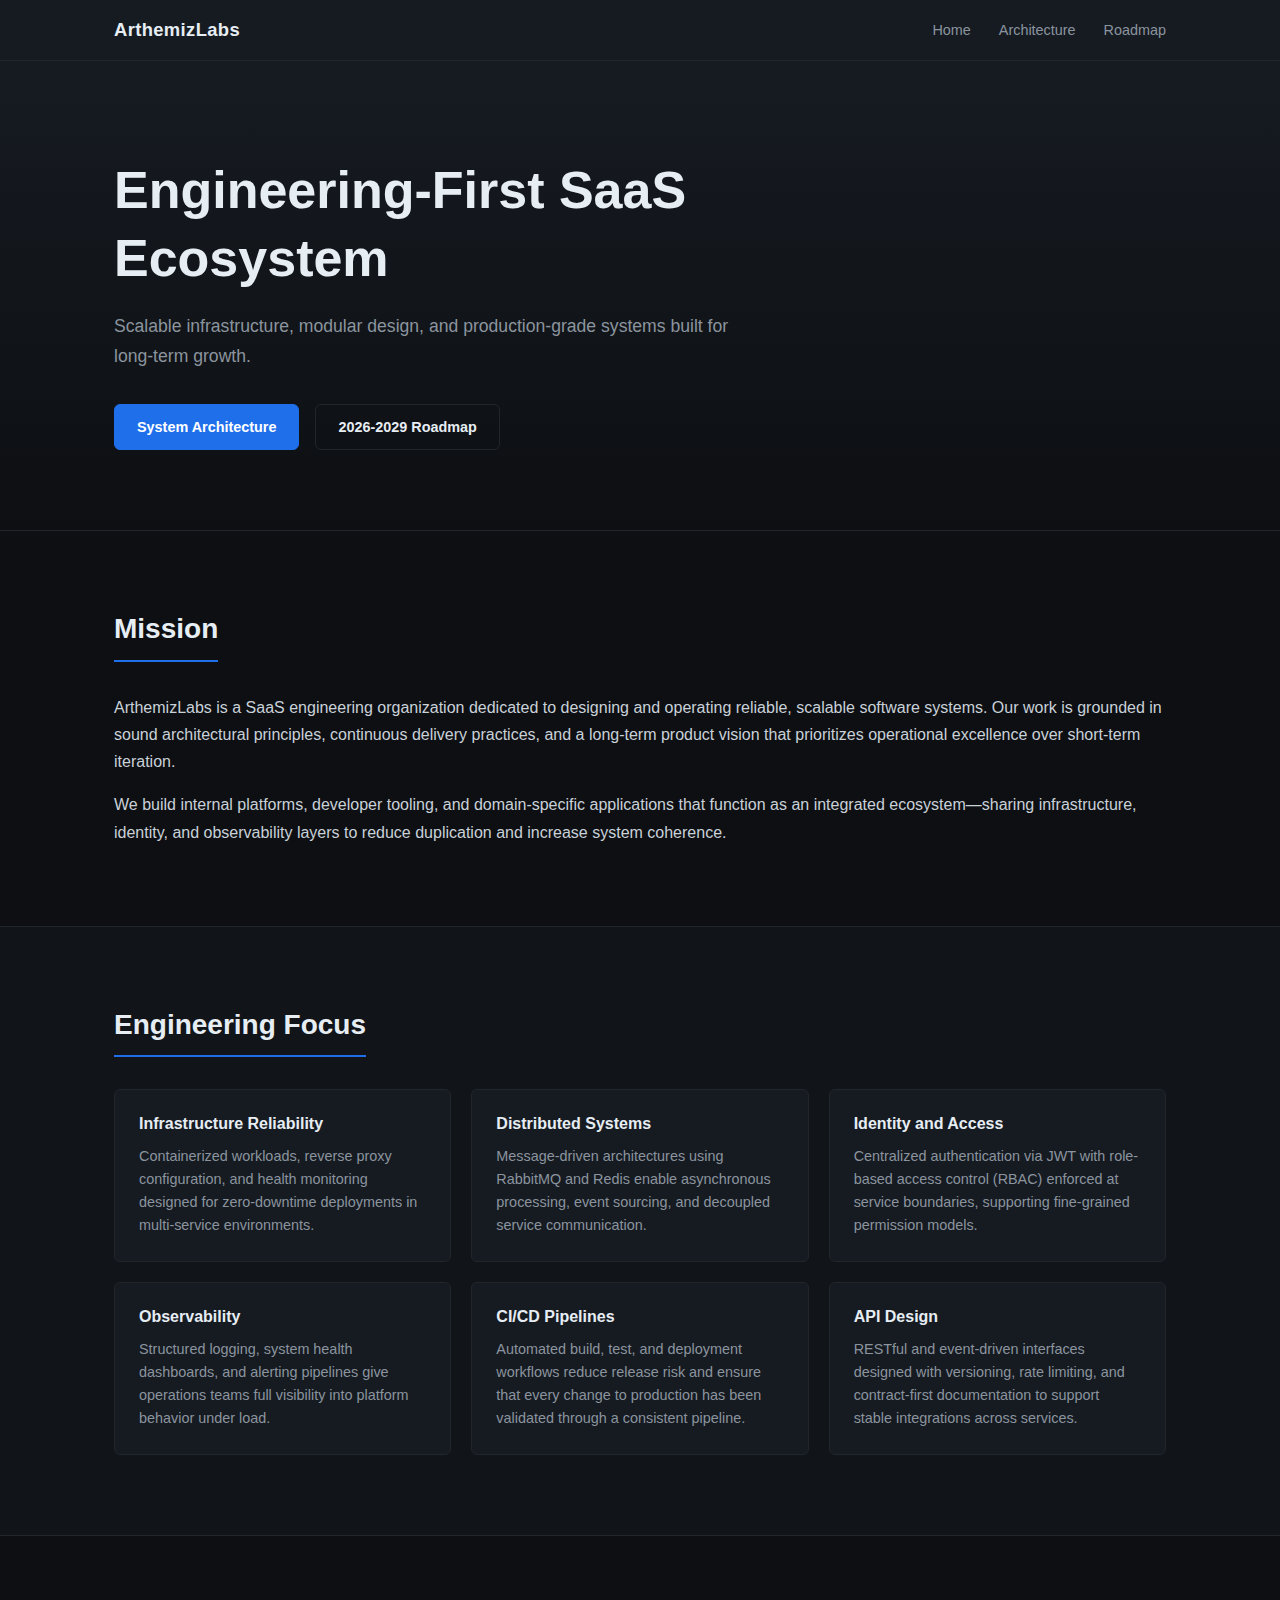
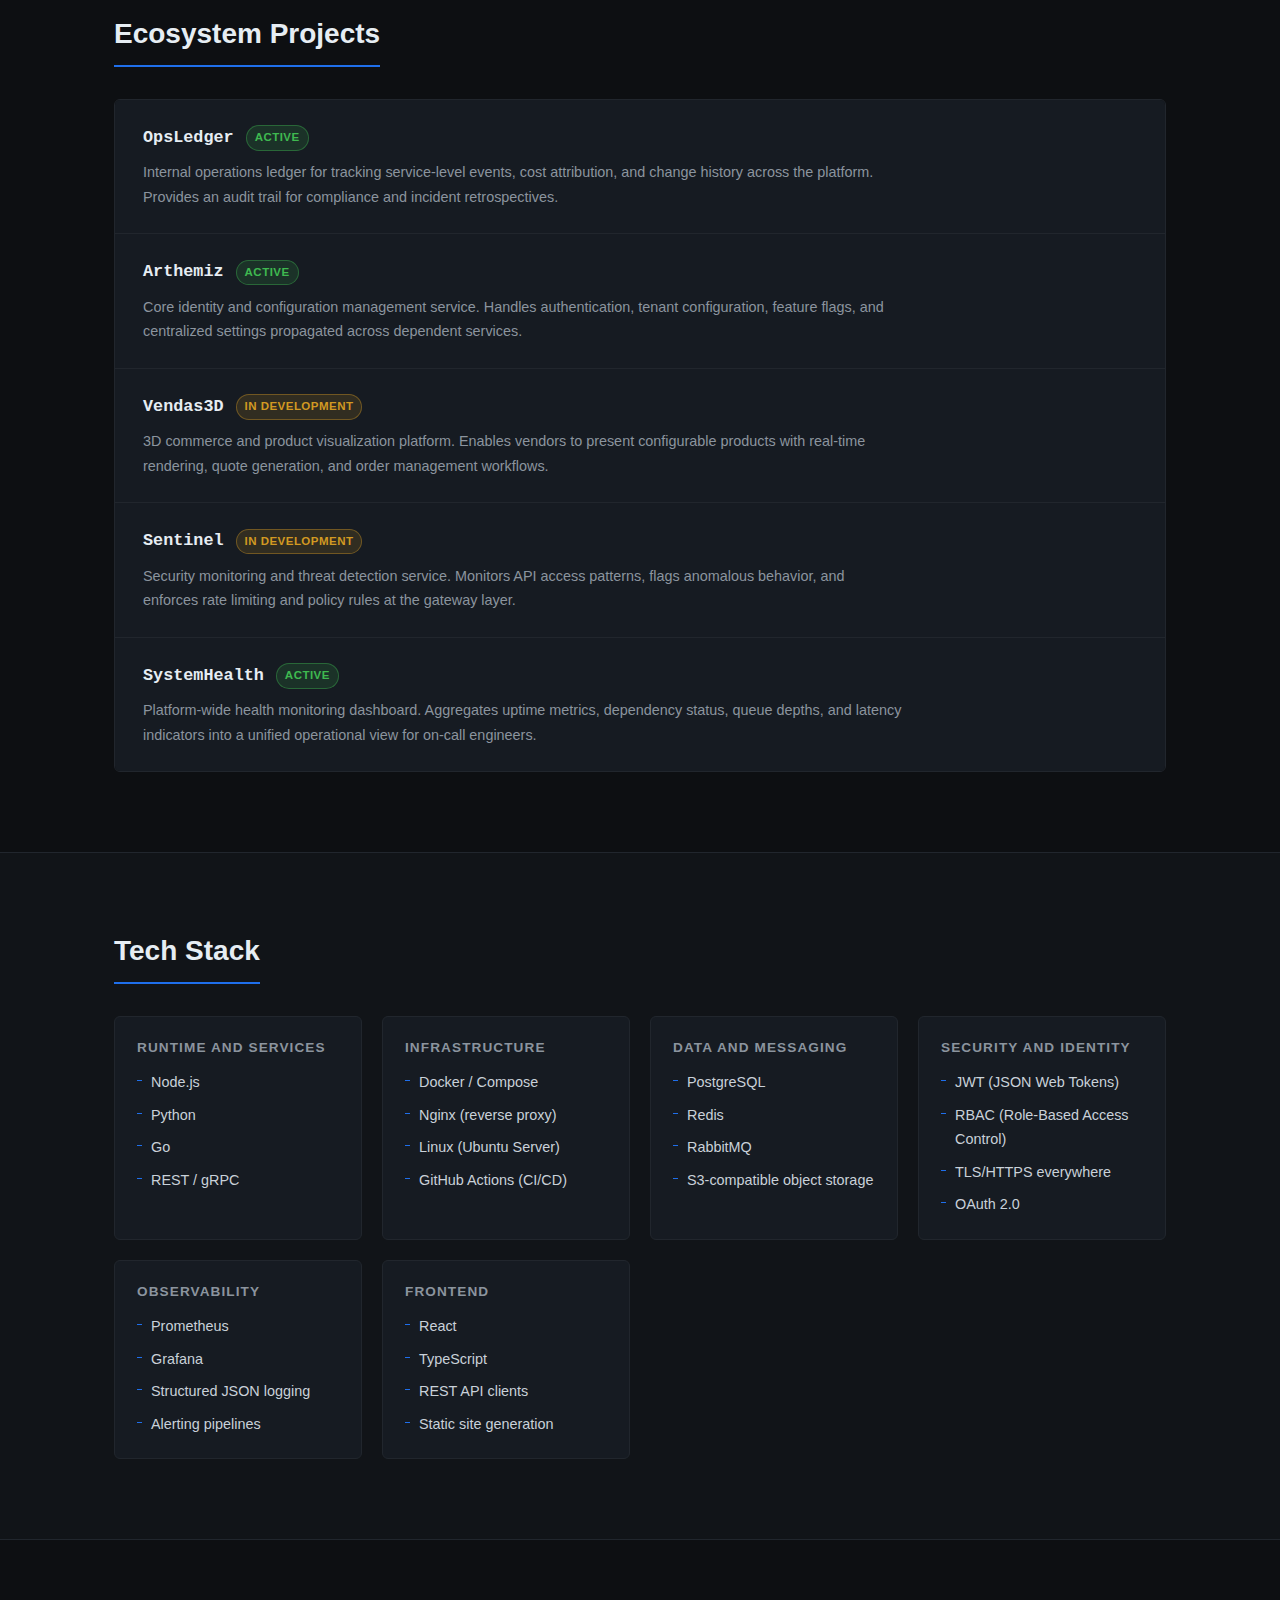
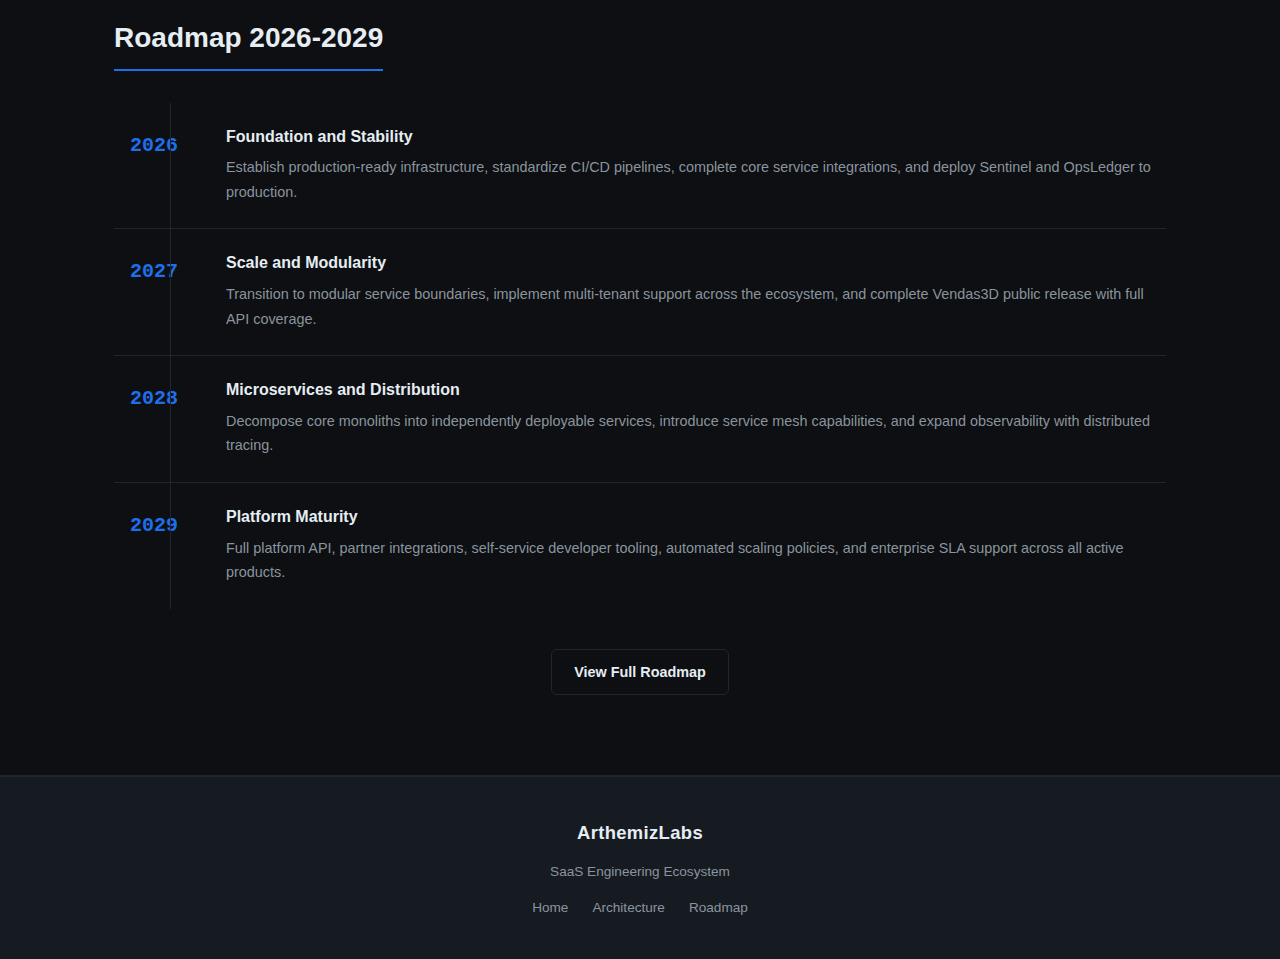
<file: index.html>
<!DOCTYPE html>
<html lang="en">
<head>
  <meta charset="UTF-8" />
  <meta name="viewport" content="width=device-width, initial-scale=1.0" />
  <title>ArthemizLabs - SaaS Engineering Ecosystem</title>
  <link rel="stylesheet" href="assets/style.css" />
</head>
<body>
  <header class="site-header">
    <div class="container header-inner">
      <span class="logo">ArthemizLabs</span>
      <nav class="site-nav">
        <a href="index.html">Home</a>
        <a href="architecture.html">Architecture</a>
        <a href="roadmap.html">Roadmap</a>
      </nav>
    </div>
  </header>

  <section class="hero">
    <div class="container">
      <h1>Engineering-First SaaS Ecosystem</h1>
      <p class="hero-sub">Scalable infrastructure, modular design, and production-grade systems built for long-term growth.</p>
      <div class="hero-actions">
        <a href="architecture.html" class="btn btn-primary">System Architecture</a>
        <a href="roadmap.html" class="btn btn-outline">2026-2029 Roadmap</a>
      </div>
    </div>
  </section>

  <section id="mission" class="section">
    <div class="container">
      <h2 class="section-title">Mission</h2>
      <div class="section-body">
        <p>ArthemizLabs is a SaaS engineering organization dedicated to designing and operating reliable, scalable software systems. Our work is grounded in sound architectural principles, continuous delivery practices, and a long-term product vision that prioritizes operational excellence over short-term iteration.</p>
        <p>We build internal platforms, developer tooling, and domain-specific applications that function as an integrated ecosystem—sharing infrastructure, identity, and observability layers to reduce duplication and increase system coherence.</p>
      </div>
    </div>
  </section>

  <section id="engineering" class="section section-alt">
    <div class="container">
      <h2 class="section-title">Engineering Focus</h2>
      <div class="cards">
        <div class="card">
          <h3>Infrastructure Reliability</h3>
          <p>Containerized workloads, reverse proxy configuration, and health monitoring designed for zero-downtime deployments in multi-service environments.</p>
        </div>
        <div class="card">
          <h3>Distributed Systems</h3>
          <p>Message-driven architectures using RabbitMQ and Redis enable asynchronous processing, event sourcing, and decoupled service communication.</p>
        </div>
        <div class="card">
          <h3>Identity and Access</h3>
          <p>Centralized authentication via JWT with role-based access control (RBAC) enforced at service boundaries, supporting fine-grained permission models.</p>
        </div>
        <div class="card">
          <h3>Observability</h3>
          <p>Structured logging, system health dashboards, and alerting pipelines give operations teams full visibility into platform behavior under load.</p>
        </div>
        <div class="card">
          <h3>CI/CD Pipelines</h3>
          <p>Automated build, test, and deployment workflows reduce release risk and ensure that every change to production has been validated through a consistent pipeline.</p>
        </div>
        <div class="card">
          <h3>API Design</h3>
          <p>RESTful and event-driven interfaces designed with versioning, rate limiting, and contract-first documentation to support stable integrations across services.</p>
        </div>
      </div>
    </div>
  </section>

  <section id="ecosystem" class="section">
    <div class="container">
      <h2 class="section-title">Ecosystem Projects</h2>
      <div class="project-list">
        <div class="project-item">
          <div class="project-header">
            <span class="project-name">OpsLedger</span>
            <span class="badge badge-active">Active</span>
          </div>
          <p>Internal operations ledger for tracking service-level events, cost attribution, and change history across the platform. Provides an audit trail for compliance and incident retrospectives.</p>
        </div>
        <div class="project-item">
          <div class="project-header">
            <span class="project-name">Arthemiz</span>
            <span class="badge badge-active">Active</span>
          </div>
          <p>Core identity and configuration management service. Handles authentication, tenant configuration, feature flags, and centralized settings propagated across dependent services.</p>
        </div>
        <div class="project-item">
          <div class="project-header">
            <span class="project-name">Vendas3D</span>
            <span class="badge badge-development">In Development</span>
          </div>
          <p>3D commerce and product visualization platform. Enables vendors to present configurable products with real-time rendering, quote generation, and order management workflows.</p>
        </div>
        <div class="project-item">
          <div class="project-header">
            <span class="project-name">Sentinel</span>
            <span class="badge badge-development">In Development</span>
          </div>
          <p>Security monitoring and threat detection service. Monitors API access patterns, flags anomalous behavior, and enforces rate limiting and policy rules at the gateway layer.</p>
        </div>
        <div class="project-item">
          <div class="project-header">
            <span class="project-name">SystemHealth</span>
            <span class="badge badge-active">Active</span>
          </div>
          <p>Platform-wide health monitoring dashboard. Aggregates uptime metrics, dependency status, queue depths, and latency indicators into a unified operational view for on-call engineers.</p>
        </div>
      </div>
    </div>
  </section>

  <section id="tech-stack" class="section section-alt">
    <div class="container">
      <h2 class="section-title">Tech Stack</h2>
      <div class="stack-grid">
        <div class="stack-category">
          <h3>Runtime and Services</h3>
          <ul>
            <li>Node.js</li>
            <li>Python</li>
            <li>Go</li>
            <li>REST / gRPC</li>
          </ul>
        </div>
        <div class="stack-category">
          <h3>Infrastructure</h3>
          <ul>
            <li>Docker / Compose</li>
            <li>Nginx (reverse proxy)</li>
            <li>Linux (Ubuntu Server)</li>
            <li>GitHub Actions (CI/CD)</li>
          </ul>
        </div>
        <div class="stack-category">
          <h3>Data and Messaging</h3>
          <ul>
            <li>PostgreSQL</li>
            <li>Redis</li>
            <li>RabbitMQ</li>
            <li>S3-compatible object storage</li>
          </ul>
        </div>
        <div class="stack-category">
          <h3>Security and Identity</h3>
          <ul>
            <li>JWT (JSON Web Tokens)</li>
            <li>RBAC (Role-Based Access Control)</li>
            <li>TLS/HTTPS everywhere</li>
            <li>OAuth 2.0</li>
          </ul>
        </div>
        <div class="stack-category">
          <h3>Observability</h3>
          <ul>
            <li>Prometheus</li>
            <li>Grafana</li>
            <li>Structured JSON logging</li>
            <li>Alerting pipelines</li>
          </ul>
        </div>
        <div class="stack-category">
          <h3>Frontend</h3>
          <ul>
            <li>React</li>
            <li>TypeScript</li>
            <li>REST API clients</li>
            <li>Static site generation</li>
          </ul>
        </div>
      </div>
    </div>
  </section>

  <section id="roadmap-preview" class="section">
    <div class="container">
      <h2 class="section-title">Roadmap 2026-2029</h2>
      <div class="roadmap-timeline">
        <div class="timeline-item">
          <div class="timeline-year">2026</div>
          <div class="timeline-content">
            <h3>Foundation and Stability</h3>
            <p>Establish production-ready infrastructure, standardize CI/CD pipelines, complete core service integrations, and deploy Sentinel and OpsLedger to production.</p>
          </div>
        </div>
        <div class="timeline-item">
          <div class="timeline-year">2027</div>
          <div class="timeline-content">
            <h3>Scale and Modularity</h3>
            <p>Transition to modular service boundaries, implement multi-tenant support across the ecosystem, and complete Vendas3D public release with full API coverage.</p>
          </div>
        </div>
        <div class="timeline-item">
          <div class="timeline-year">2028</div>
          <div class="timeline-content">
            <h3>Microservices and Distribution</h3>
            <p>Decompose core monoliths into independently deployable services, introduce service mesh capabilities, and expand observability with distributed tracing.</p>
          </div>
        </div>
        <div class="timeline-item">
          <div class="timeline-year">2029</div>
          <div class="timeline-content">
            <h3>Platform Maturity</h3>
            <p>Full platform API, partner integrations, self-service developer tooling, automated scaling policies, and enterprise SLA support across all active products.</p>
          </div>
        </div>
      </div>
      <div class="section-footer">
        <a href="roadmap.html" class="btn btn-outline">View Full Roadmap</a>
      </div>
    </div>
  </section>

  <footer class="site-footer">
    <div class="container footer-inner">
      <span class="logo">ArthemizLabs</span>
      <p class="footer-tagline">SaaS Engineering Ecosystem</p>
      <nav class="footer-nav">
        <a href="index.html">Home</a>
        <a href="architecture.html">Architecture</a>
        <a href="roadmap.html">Roadmap</a>
      </nav>
    </div>
  </footer>
</body>
</html>
</file>
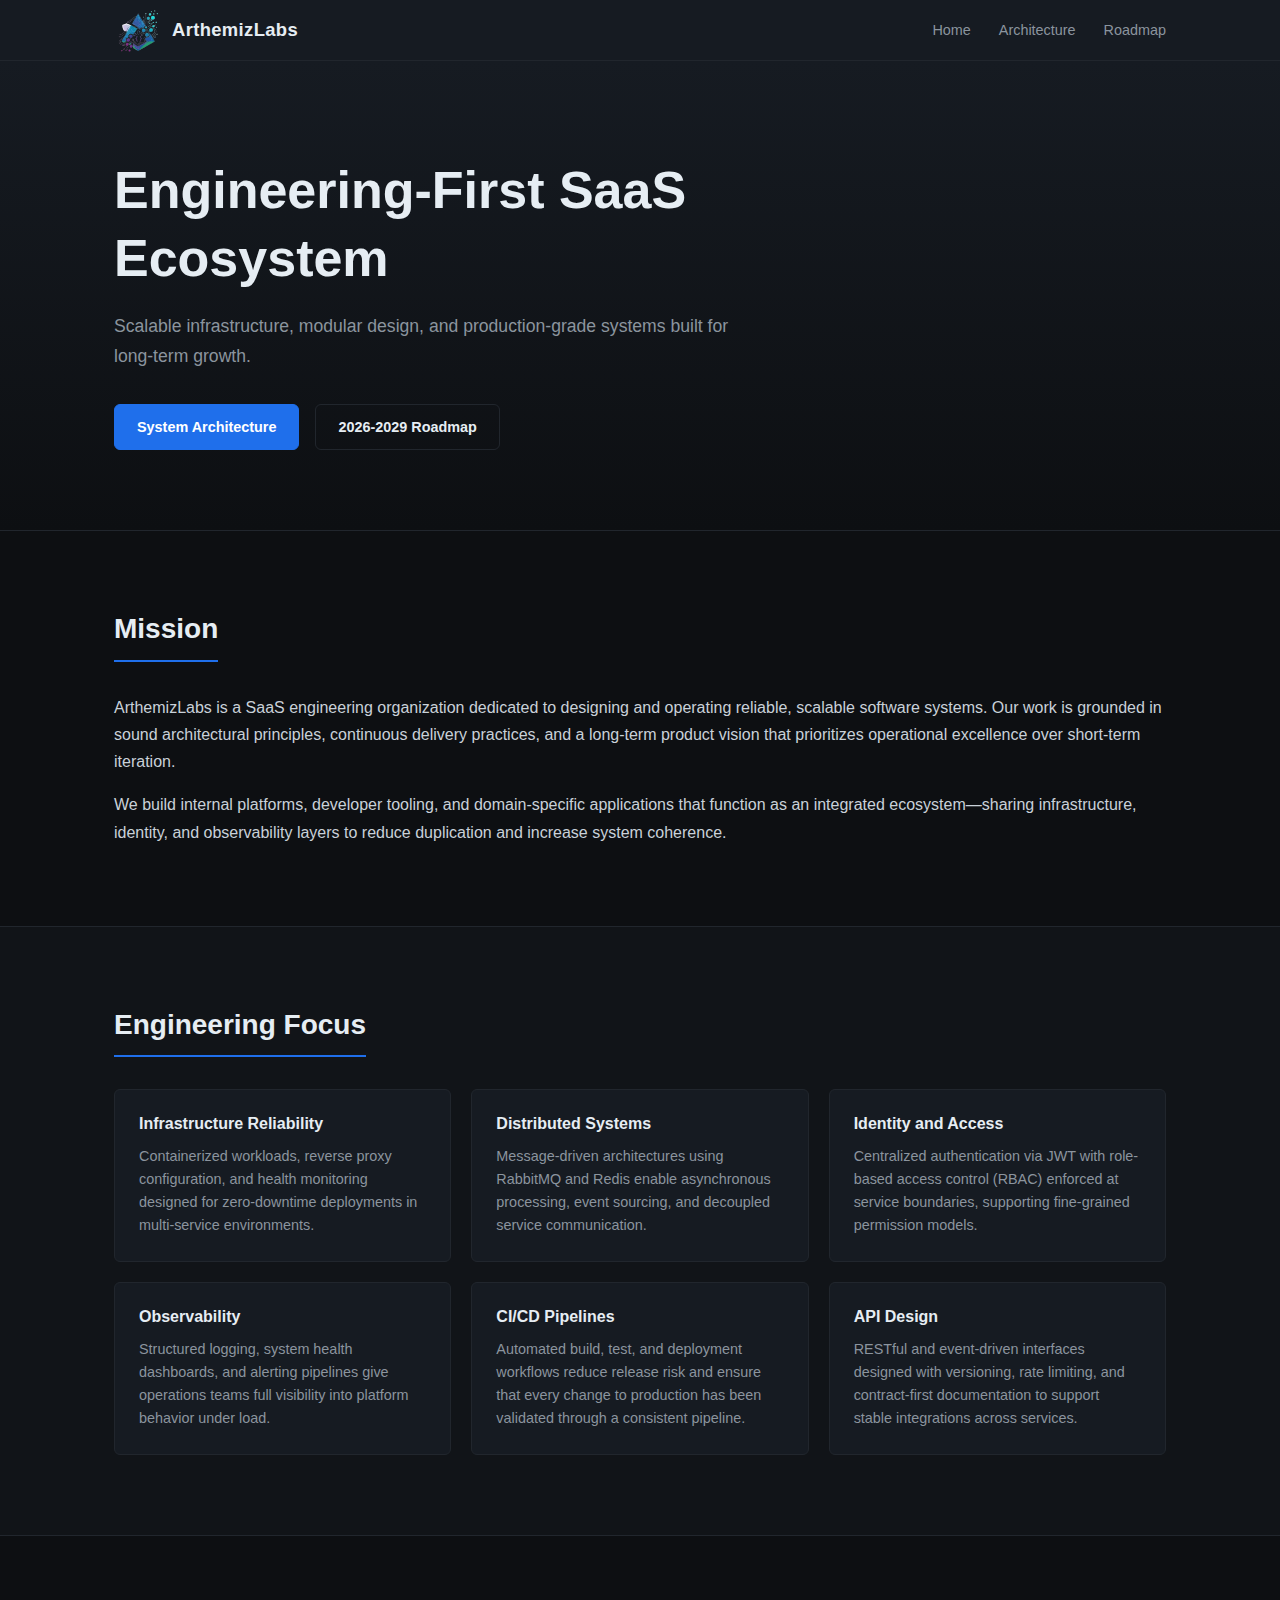
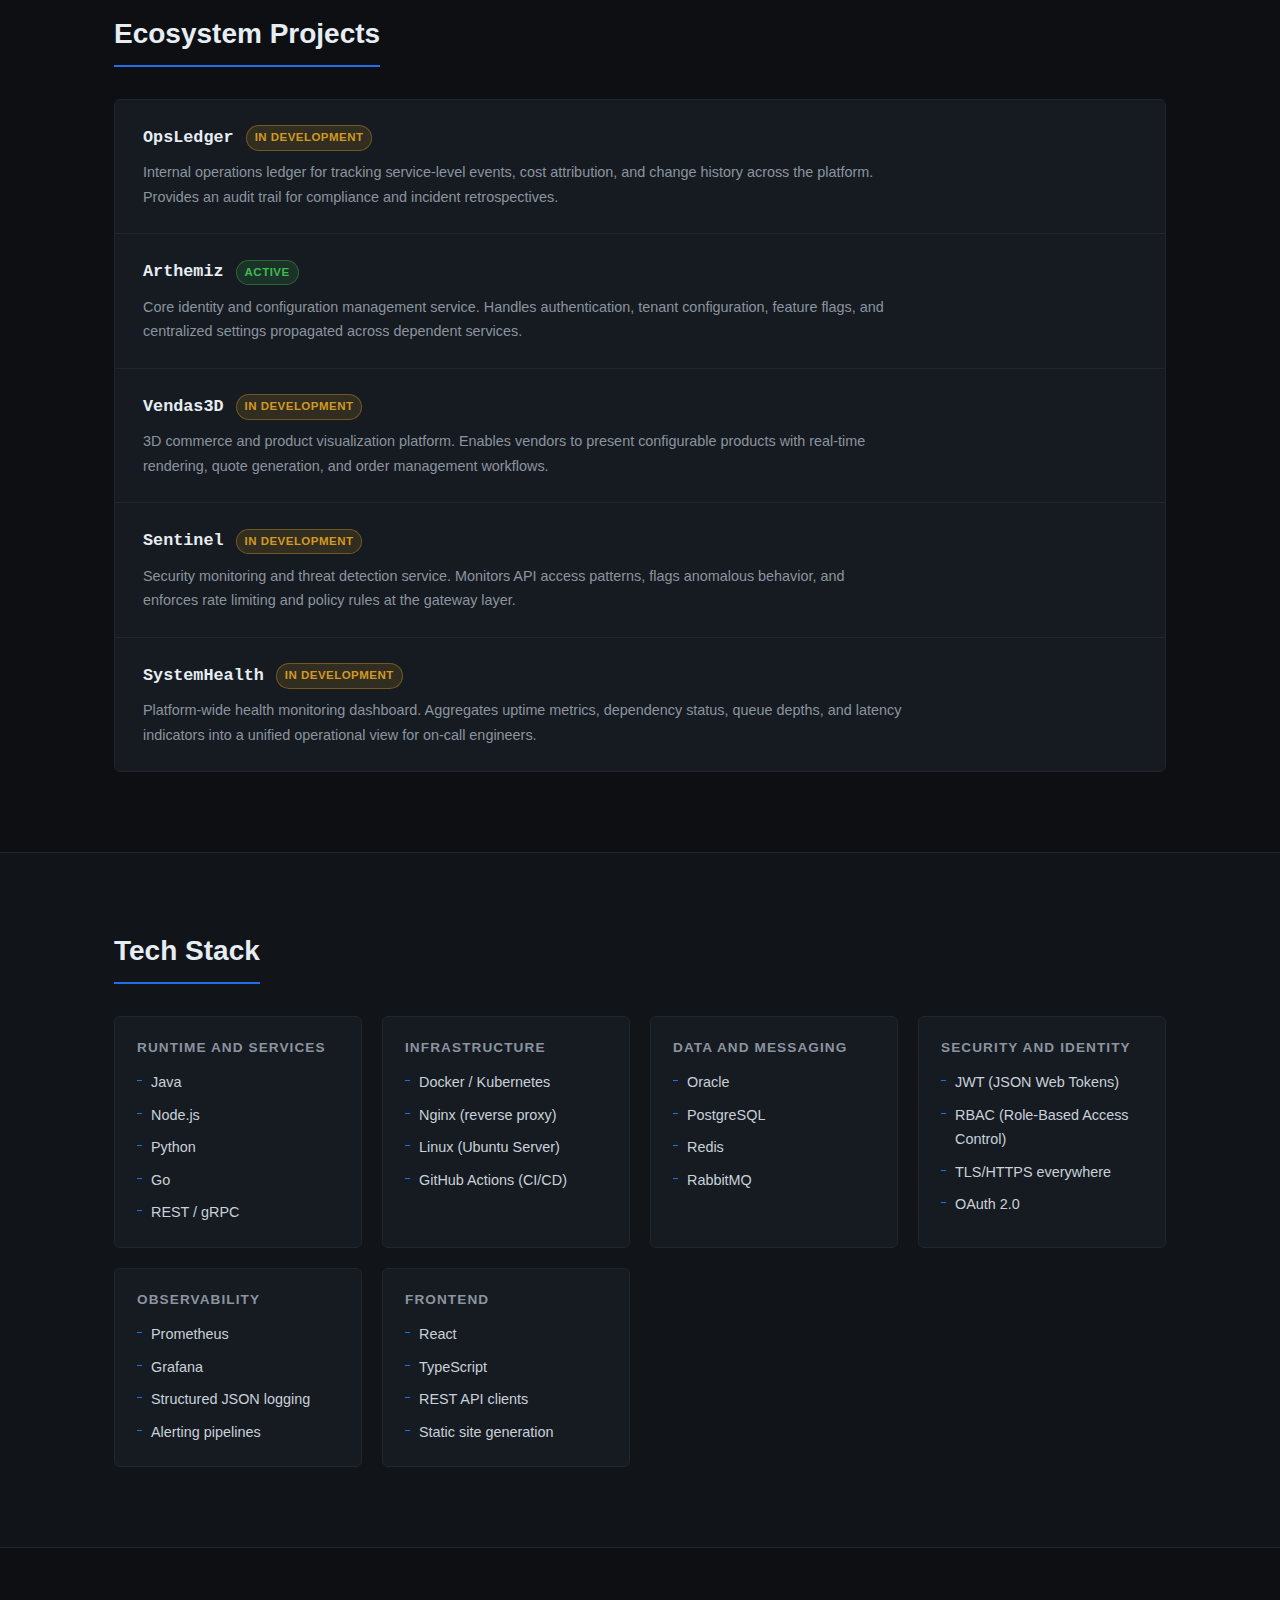
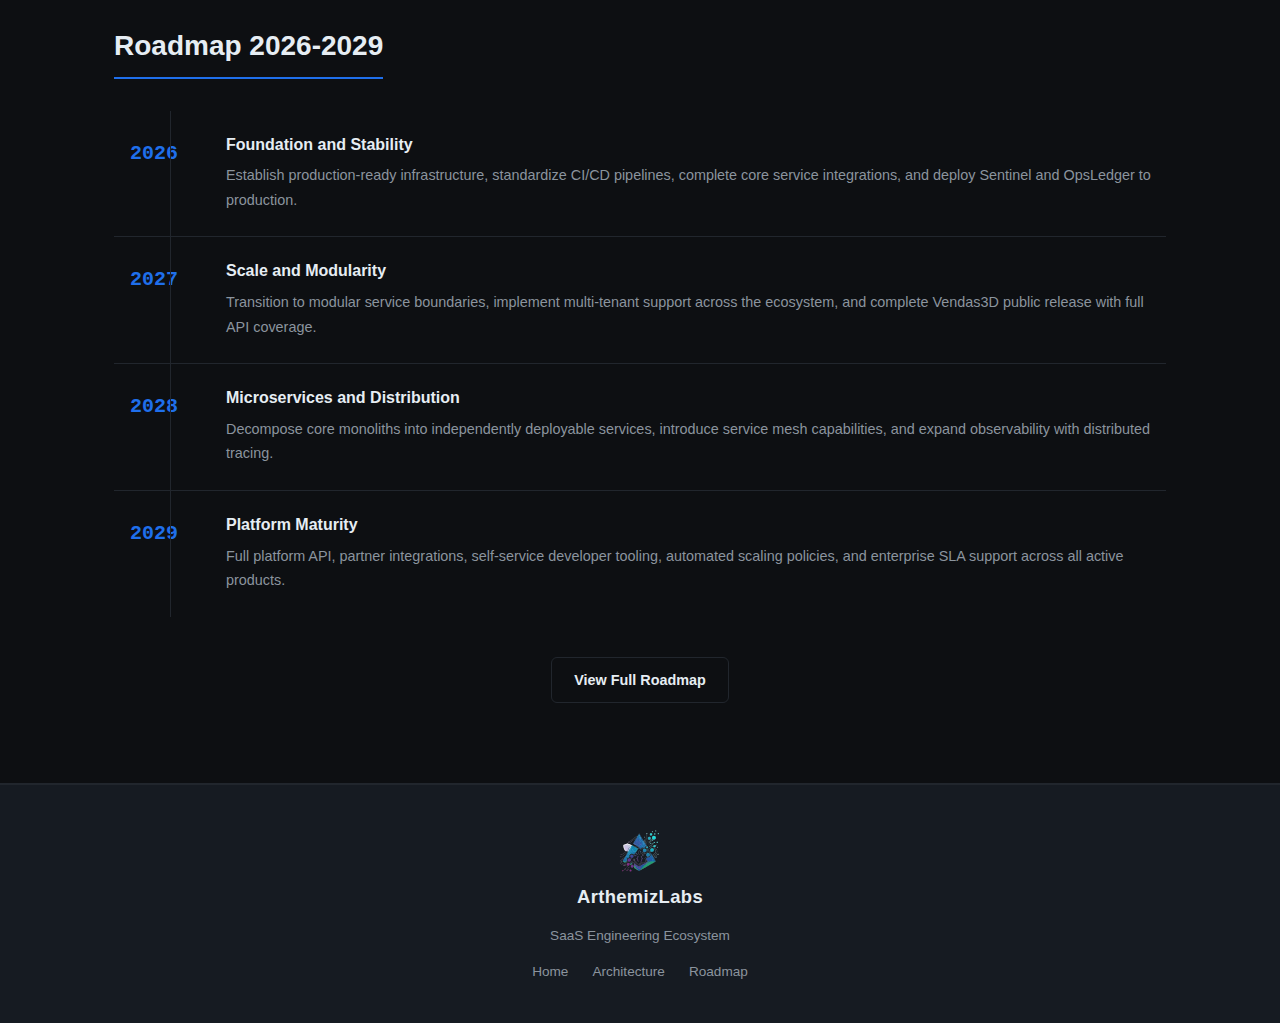
<file: docs/index.html>
<!DOCTYPE html>
<html lang="en">
<head>
  <meta charset="UTF-8" />
  <meta name="viewport" content="width=device-width, initial-scale=1.0" />
  <title>ArthemizLabs - SaaS Engineering Ecosystem</title>
  <link rel="stylesheet" href="assets/style.css" />
  <link rel="icon" type="image/png" href="assets/favicon.png" />
</head>
<body>
  <header class="site-header">
    <div class="container header-inner">
      <span class="logo">
        <img src="assets/favicon.png" alt="ArthemizLabs logo" class="logo-mark" />
        ArthemizLabs
      </span>
      <nav class="site-nav">
        <a href="index.html">Home</a>
        <a href="architecture.html">Architecture</a>
        <a href="roadmap.html">Roadmap</a>
      </nav>
    </div>
  </header>

  <section class="hero">
    <div class="container">
      <h1>Engineering-First SaaS Ecosystem</h1>
      <p class="hero-sub">Scalable infrastructure, modular design, and production-grade systems built for long-term growth.</p>
      <div class="hero-actions">
        <a href="architecture.html" class="btn btn-primary">System Architecture</a>
        <a href="roadmap.html" class="btn btn-outline">2026-2029 Roadmap</a>
      </div>
    </div>
  </section>

  <section id="mission" class="section">
    <div class="container">
      <h2 class="section-title">Mission</h2>
      <div class="section-body">
        <p>ArthemizLabs is a SaaS engineering organization dedicated to designing and operating reliable, scalable software systems. Our work is grounded in sound architectural principles, continuous delivery practices, and a long-term product vision that prioritizes operational excellence over short-term iteration.</p>
        <p>We build internal platforms, developer tooling, and domain-specific applications that function as an integrated ecosystem—sharing infrastructure, identity, and observability layers to reduce duplication and increase system coherence.</p>
      </div>
    </div>
  </section>

  <section id="engineering" class="section section-alt">
    <div class="container">
      <h2 class="section-title">Engineering Focus</h2>
      <div class="cards">
        <div class="card">
          <h3>Infrastructure Reliability</h3>
          <p>Containerized workloads, reverse proxy configuration, and health monitoring designed for zero-downtime deployments in multi-service environments.</p>
        </div>
        <div class="card">
          <h3>Distributed Systems</h3>
          <p>Message-driven architectures using RabbitMQ and Redis enable asynchronous processing, event sourcing, and decoupled service communication.</p>
        </div>
        <div class="card">
          <h3>Identity and Access</h3>
          <p>Centralized authentication via JWT with role-based access control (RBAC) enforced at service boundaries, supporting fine-grained permission models.</p>
        </div>
        <div class="card">
          <h3>Observability</h3>
          <p>Structured logging, system health dashboards, and alerting pipelines give operations teams full visibility into platform behavior under load.</p>
        </div>
        <div class="card">
          <h3>CI/CD Pipelines</h3>
          <p>Automated build, test, and deployment workflows reduce release risk and ensure that every change to production has been validated through a consistent pipeline.</p>
        </div>
        <div class="card">
          <h3>API Design</h3>
          <p>RESTful and event-driven interfaces designed with versioning, rate limiting, and contract-first documentation to support stable integrations across services.</p>
        </div>
      </div>
    </div>
  </section>

  <section id="ecosystem" class="section">
    <div class="container">
      <h2 class="section-title">Ecosystem Projects</h2>
      <div class="project-list">
        <div class="project-item">
          <div class="project-header">
            <span class="project-name">OpsLedger</span>
            <span class="badge badge-development">In Development</span>
          </div>
          <p>Internal operations ledger for tracking service-level events, cost attribution, and change history across the platform. Provides an audit trail for compliance and incident retrospectives.</p>
        </div>
        <div class="project-item">
          <div class="project-header">
            <span class="project-name">Arthemiz</span>
            <span class="badge badge-active">Active</span>
          </div>
          <p>Core identity and configuration management service. Handles authentication, tenant configuration, feature flags, and centralized settings propagated across dependent services.</p>
        </div>
        <div class="project-item">
          <div class="project-header">
            <span class="project-name">Vendas3D</span>
            <span class="badge badge-development">In Development</span>
          </div>
          <p>3D commerce and product visualization platform. Enables vendors to present configurable products with real-time rendering, quote generation, and order management workflows.</p>
        </div>
        <div class="project-item">
          <div class="project-header">
            <span class="project-name">Sentinel</span>
            <span class="badge badge-development">In Development</span>
          </div>
          <p>Security monitoring and threat detection service. Monitors API access patterns, flags anomalous behavior, and enforces rate limiting and policy rules at the gateway layer.</p>
        </div>
        <div class="project-item">
          <div class="project-header">
            <span class="project-name">SystemHealth</span>
            <span class="badge badge-development">In Development</span>
          </div>
          <p>Platform-wide health monitoring dashboard. Aggregates uptime metrics, dependency status, queue depths, and latency indicators into a unified operational view for on-call engineers.</p>
        </div>
      </div>
    </div>
  </section>

  <section id="tech-stack" class="section section-alt">
    <div class="container">
      <h2 class="section-title">Tech Stack</h2>
      <div class="stack-grid">
        <div class="stack-category">
          <h3>Runtime and Services</h3>
          <ul>
            <li>Java</li>
            <li>Node.js</li>
            <li>Python</li>
            <li>Go</li>
            <li>REST / gRPC</li>
          </ul>
        </div>
        <div class="stack-category">
          <h3>Infrastructure</h3>
          <ul>
            <li>Docker / Kubernetes</li>
            <li>Nginx (reverse proxy)</li>
            <li>Linux (Ubuntu Server)</li>
            <li>GitHub Actions (CI/CD)</li>
          </ul>
        </div>
        <div class="stack-category">
          <h3>Data and Messaging</h3>
          <ul>
            <li>Oracle</li>
            <li>PostgreSQL</li>
            <li>Redis</li>
            <li>RabbitMQ</li>
          </ul>
        </div>
        <div class="stack-category">
          <h3>Security and Identity</h3>
          <ul>
            <li>JWT (JSON Web Tokens)</li>
            <li>RBAC (Role-Based Access Control)</li>
            <li>TLS/HTTPS everywhere</li>
            <li>OAuth 2.0</li>
          </ul>
        </div>
        <div class="stack-category">
          <h3>Observability</h3>
          <ul>
            <li>Prometheus</li>
            <li>Grafana</li>
            <li>Structured JSON logging</li>
            <li>Alerting pipelines</li>
          </ul>
        </div>
        <div class="stack-category">
          <h3>Frontend</h3>
          <ul>
            <li>React</li>
            <li>TypeScript</li>
            <li>REST API clients</li>
            <li>Static site generation</li>
          </ul>
        </div>
      </div>
    </div>
  </section>

  <section id="roadmap-preview" class="section">
    <div class="container">
      <h2 class="section-title">Roadmap 2026-2029</h2>
      <div class="roadmap-timeline">
        <div class="timeline-item">
          <div class="timeline-year">2026</div>
          <div class="timeline-content">
            <h3>Foundation and Stability</h3>
            <p>Establish production-ready infrastructure, standardize CI/CD pipelines, complete core service integrations, and deploy Sentinel and OpsLedger to production.</p>
          </div>
        </div>
        <div class="timeline-item">
          <div class="timeline-year">2027</div>
          <div class="timeline-content">
            <h3>Scale and Modularity</h3>
            <p>Transition to modular service boundaries, implement multi-tenant support across the ecosystem, and complete Vendas3D public release with full API coverage.</p>
          </div>
        </div>
        <div class="timeline-item">
          <div class="timeline-year">2028</div>
          <div class="timeline-content">
            <h3>Microservices and Distribution</h3>
            <p>Decompose core monoliths into independently deployable services, introduce service mesh capabilities, and expand observability with distributed tracing.</p>
          </div>
        </div>
        <div class="timeline-item">
          <div class="timeline-year">2029</div>
          <div class="timeline-content">
            <h3>Platform Maturity</h3>
            <p>Full platform API, partner integrations, self-service developer tooling, automated scaling policies, and enterprise SLA support across all active products.</p>
          </div>
        </div>
      </div>
      <div class="section-footer">
        <a href="roadmap.html" class="btn btn-outline">View Full Roadmap</a>
      </div>
    </div>
  </section>

  <footer class="site-footer">
    <div class="container footer-inner">
      <span class="logo">
        <img src="assets/favicon.png" alt="ArthemizLabs logo" class="logo-mark" />
        ArthemizLabs
      </span>
      <p class="footer-tagline">SaaS Engineering Ecosystem</p>
      <nav class="footer-nav">
        <a href="index.html">Home</a>
        <a href="architecture.html">Architecture</a>
        <a href="roadmap.html">Roadmap</a>
      </nav>
    </div>
  </footer>
</body>
</html>
</file>
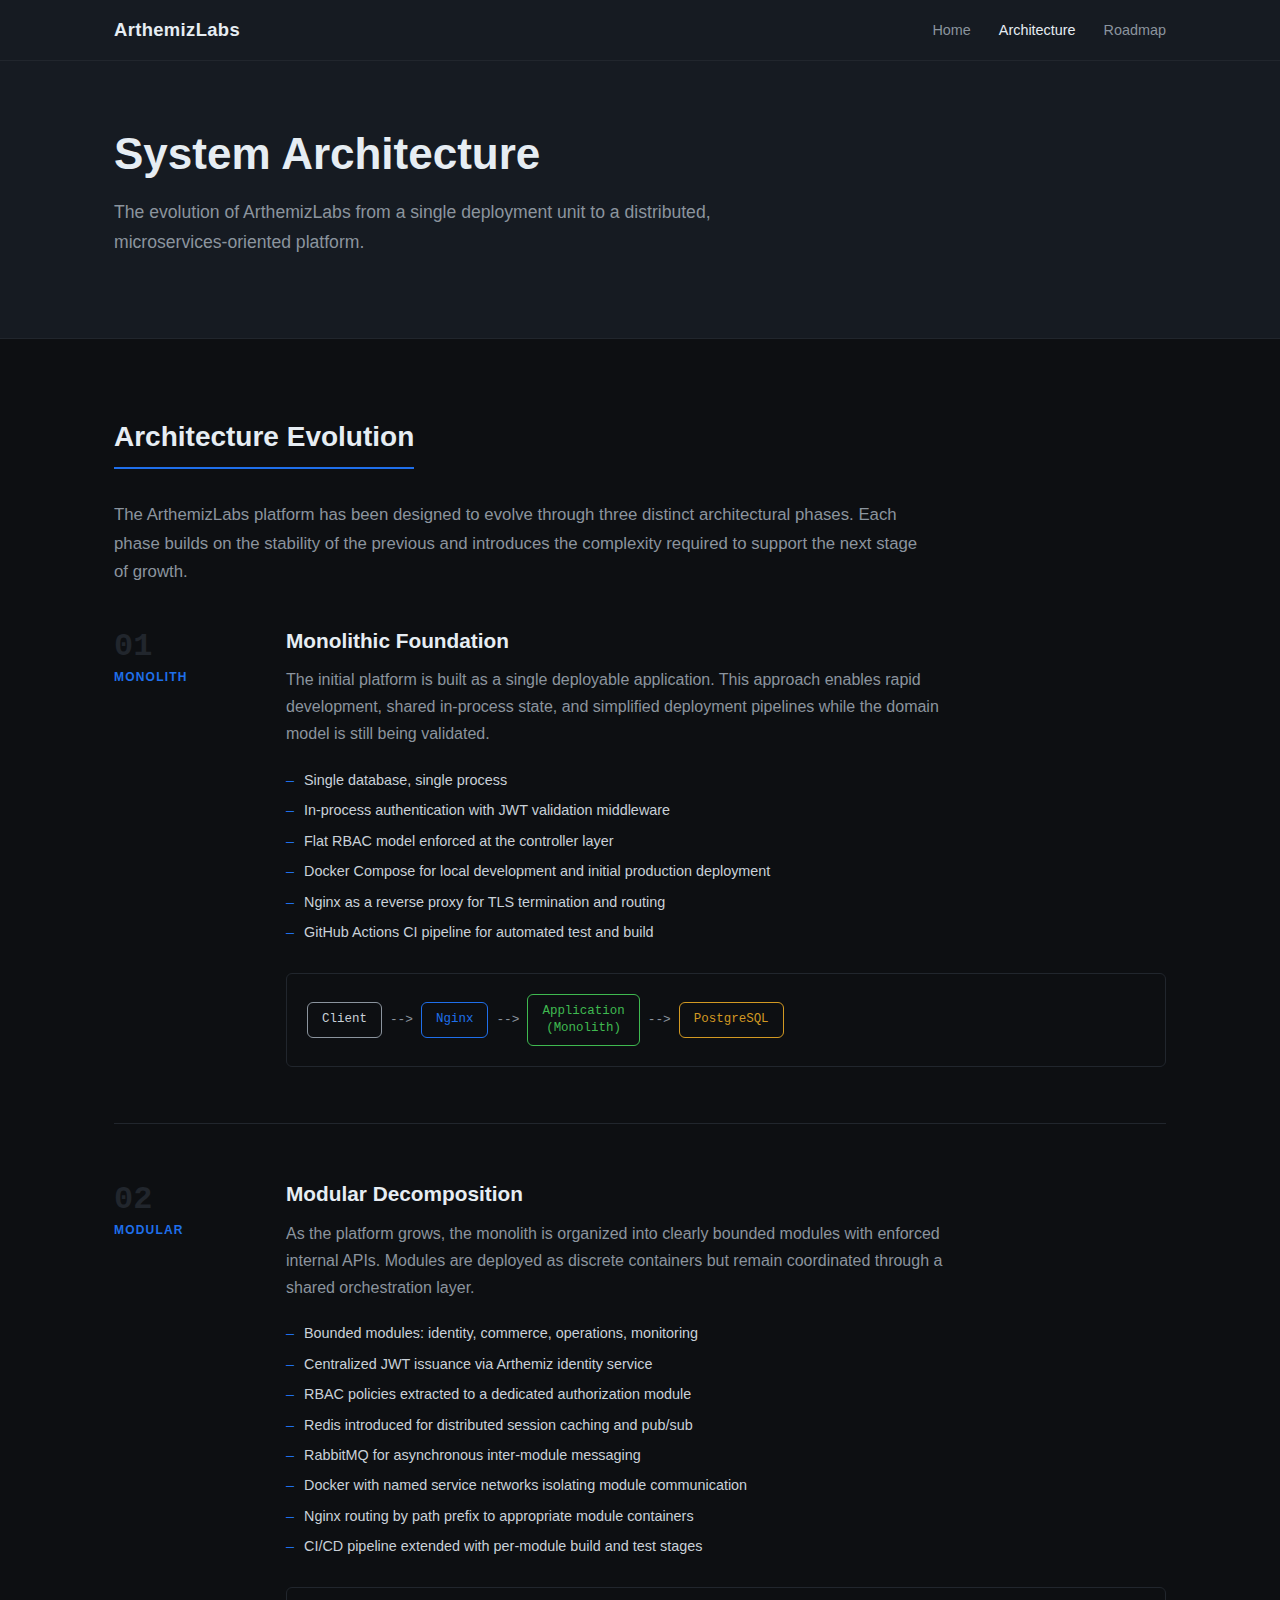
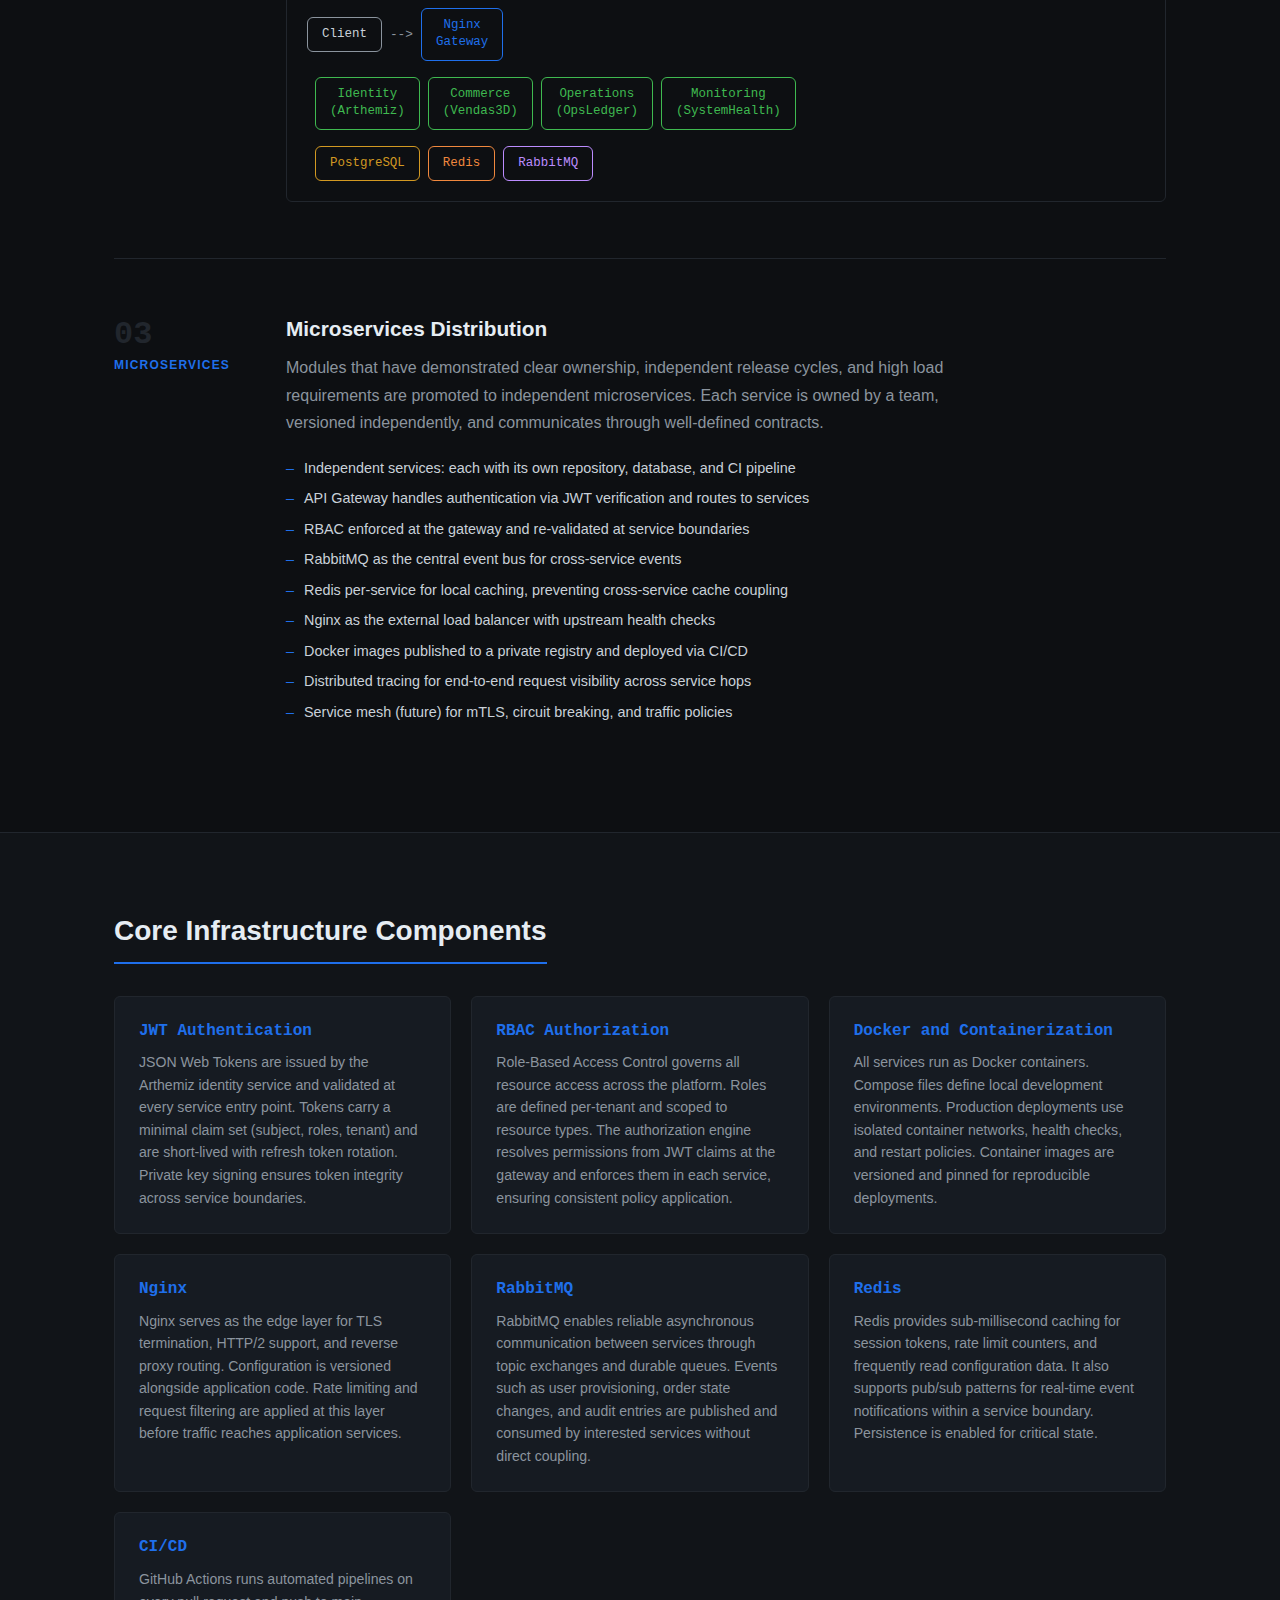
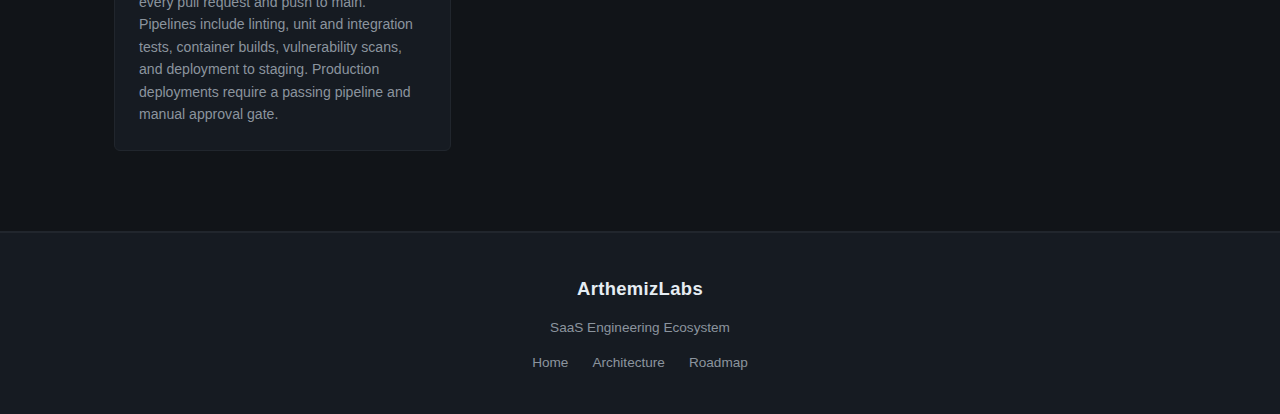
<file: architecture.html>
<!DOCTYPE html>
<html lang="en">
<head>
  <meta charset="UTF-8" />
  <meta name="viewport" content="width=device-width, initial-scale=1.0" />
  <title>Architecture - ArthemizLabs</title>
  <link rel="stylesheet" href="assets/style.css" />
</head>
<body>
  <header class="site-header">
    <div class="container header-inner">
      <a href="index.html" class="logo">ArthemizLabs</a>
      <nav class="site-nav">
        <a href="index.html">Home</a>
        <a href="architecture.html" class="active">Architecture</a>
        <a href="roadmap.html">Roadmap</a>
      </nav>
    </div>
  </header>

  <section class="page-hero">
    <div class="container">
      <h1>System Architecture</h1>
      <p class="hero-sub">The evolution of ArthemizLabs from a single deployment unit to a distributed, microservices-oriented platform.</p>
    </div>
  </section>

  <section class="section">
    <div class="container">
      <h2 class="section-title">Architecture Evolution</h2>
      <p class="section-intro">The ArthemizLabs platform has been designed to evolve through three distinct architectural phases. Each phase builds on the stability of the previous and introduces the complexity required to support the next stage of growth.</p>

      <div class="arch-phases">
        <div class="arch-phase">
          <div class="phase-indicator">
            <span class="phase-number">01</span>
            <span class="phase-label">Monolith</span>
          </div>
          <div class="phase-content">
            <h3>Monolithic Foundation</h3>
            <p>The initial platform is built as a single deployable application. This approach enables rapid development, shared in-process state, and simplified deployment pipelines while the domain model is still being validated.</p>
            <ul class="detail-list">
              <li>Single database, single process</li>
              <li>In-process authentication with JWT validation middleware</li>
              <li>Flat RBAC model enforced at the controller layer</li>
              <li>Docker Compose for local development and initial production deployment</li>
              <li>Nginx as a reverse proxy for TLS termination and routing</li>
              <li>GitHub Actions CI pipeline for automated test and build</li>
            </ul>
            <div class="arch-diagram">
              <div class="diagram-box client-box">Client</div>
              <div class="diagram-arrow">--&gt;</div>
              <div class="diagram-box nginx-box">Nginx</div>
              <div class="diagram-arrow">--&gt;</div>
              <div class="diagram-box app-box">Application<br/>(Monolith)</div>
              <div class="diagram-arrow">--&gt;</div>
              <div class="diagram-box db-box">PostgreSQL</div>
            </div>
          </div>
        </div>

        <div class="arch-phase">
          <div class="phase-indicator">
            <span class="phase-number">02</span>
            <span class="phase-label">Modular</span>
          </div>
          <div class="phase-content">
            <h3>Modular Decomposition</h3>
            <p>As the platform grows, the monolith is organized into clearly bounded modules with enforced internal APIs. Modules are deployed as discrete containers but remain coordinated through a shared orchestration layer.</p>
            <ul class="detail-list">
              <li>Bounded modules: identity, commerce, operations, monitoring</li>
              <li>Centralized JWT issuance via Arthemiz identity service</li>
              <li>RBAC policies extracted to a dedicated authorization module</li>
              <li>Redis introduced for distributed session caching and pub/sub</li>
              <li>RabbitMQ for asynchronous inter-module messaging</li>
              <li>Docker with named service networks isolating module communication</li>
              <li>Nginx routing by path prefix to appropriate module containers</li>
              <li>CI/CD pipeline extended with per-module build and test stages</li>
            </ul>
            <div class="arch-diagram modular-diagram">
              <div class="diagram-row">
                <div class="diagram-box client-box">Client</div>
                <div class="diagram-arrow">--&gt;</div>
                <div class="diagram-box nginx-box">Nginx<br/>Gateway</div>
              </div>
              <div class="diagram-row modules-row">
                <div class="diagram-box mod-box">Identity<br/>(Arthemiz)</div>
                <div class="diagram-box mod-box">Commerce<br/>(Vendas3D)</div>
                <div class="diagram-box mod-box">Operations<br/>(OpsLedger)</div>
                <div class="diagram-box mod-box">Monitoring<br/>(SystemHealth)</div>
              </div>
              <div class="diagram-row infra-row">
                <div class="diagram-box db-box">PostgreSQL</div>
                <div class="diagram-box cache-box">Redis</div>
                <div class="diagram-box mq-box">RabbitMQ</div>
              </div>
            </div>
          </div>
        </div>

        <div class="arch-phase">
          <div class="phase-indicator">
            <span class="phase-number">03</span>
            <span class="phase-label">Microservices</span>
          </div>
          <div class="phase-content">
            <h3>Microservices Distribution</h3>
            <p>Modules that have demonstrated clear ownership, independent release cycles, and high load requirements are promoted to independent microservices. Each service is owned by a team, versioned independently, and communicates through well-defined contracts.</p>
            <ul class="detail-list">
              <li>Independent services: each with its own repository, database, and CI pipeline</li>
              <li>API Gateway handles authentication via JWT verification and routes to services</li>
              <li>RBAC enforced at the gateway and re-validated at service boundaries</li>
              <li>RabbitMQ as the central event bus for cross-service events</li>
              <li>Redis per-service for local caching, preventing cross-service cache coupling</li>
              <li>Nginx as the external load balancer with upstream health checks</li>
              <li>Docker images published to a private registry and deployed via CI/CD</li>
              <li>Distributed tracing for end-to-end request visibility across service hops</li>
              <li>Service mesh (future) for mTLS, circuit breaking, and traffic policies</li>
            </ul>
          </div>
        </div>
      </div>
    </div>
  </section>

  <section class="section section-alt">
    <div class="container">
      <h2 class="section-title">Core Infrastructure Components</h2>
      <div class="infra-grid">
        <div class="infra-item">
          <h3>JWT Authentication</h3>
          <p>JSON Web Tokens are issued by the Arthemiz identity service and validated at every service entry point. Tokens carry a minimal claim set (subject, roles, tenant) and are short-lived with refresh token rotation. Private key signing ensures token integrity across service boundaries.</p>
        </div>
        <div class="infra-item">
          <h3>RBAC Authorization</h3>
          <p>Role-Based Access Control governs all resource access across the platform. Roles are defined per-tenant and scoped to resource types. The authorization engine resolves permissions from JWT claims at the gateway and enforces them in each service, ensuring consistent policy application.</p>
        </div>
        <div class="infra-item">
          <h3>Docker and Containerization</h3>
          <p>All services run as Docker containers. Compose files define local development environments. Production deployments use isolated container networks, health checks, and restart policies. Container images are versioned and pinned for reproducible deployments.</p>
        </div>
        <div class="infra-item">
          <h3>Nginx</h3>
          <p>Nginx serves as the edge layer for TLS termination, HTTP/2 support, and reverse proxy routing. Configuration is versioned alongside application code. Rate limiting and request filtering are applied at this layer before traffic reaches application services.</p>
        </div>
        <div class="infra-item">
          <h3>RabbitMQ</h3>
          <p>RabbitMQ enables reliable asynchronous communication between services through topic exchanges and durable queues. Events such as user provisioning, order state changes, and audit entries are published and consumed by interested services without direct coupling.</p>
        </div>
        <div class="infra-item">
          <h3>Redis</h3>
          <p>Redis provides sub-millisecond caching for session tokens, rate limit counters, and frequently read configuration data. It also supports pub/sub patterns for real-time event notifications within a service boundary. Persistence is enabled for critical state.</p>
        </div>
        <div class="infra-item">
          <h3>CI/CD</h3>
          <p>GitHub Actions runs automated pipelines on every pull request and push to main. Pipelines include linting, unit and integration tests, container builds, vulnerability scans, and deployment to staging. Production deployments require a passing pipeline and manual approval gate.</p>
        </div>
      </div>
    </div>
  </section>

  <footer class="site-footer">
    <div class="container footer-inner">
      <a href="index.html" class="logo">ArthemizLabs</a>
      <p class="footer-tagline">SaaS Engineering Ecosystem</p>
      <nav class="footer-nav">
        <a href="index.html">Home</a>
        <a href="architecture.html">Architecture</a>
        <a href="roadmap.html">Roadmap</a>
      </nav>
    </div>
  </footer>
</body>
</html>
</file>
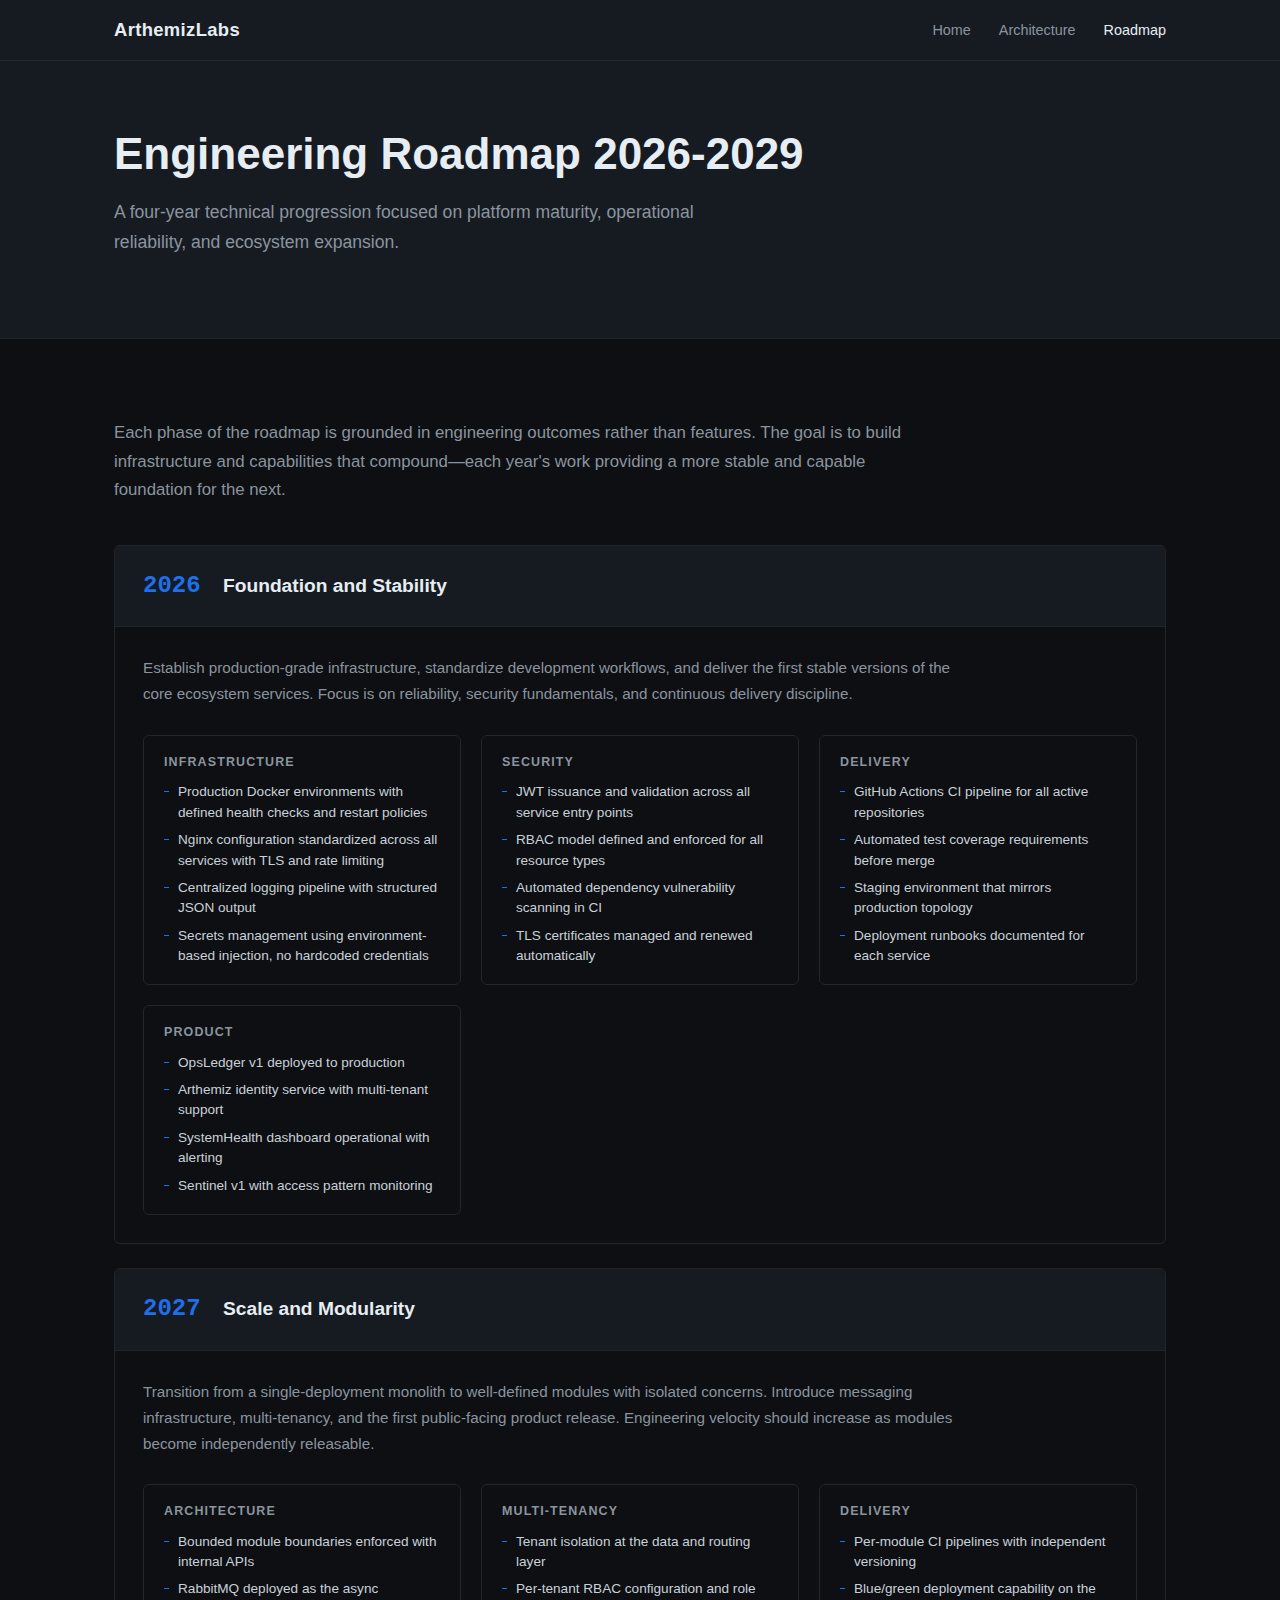
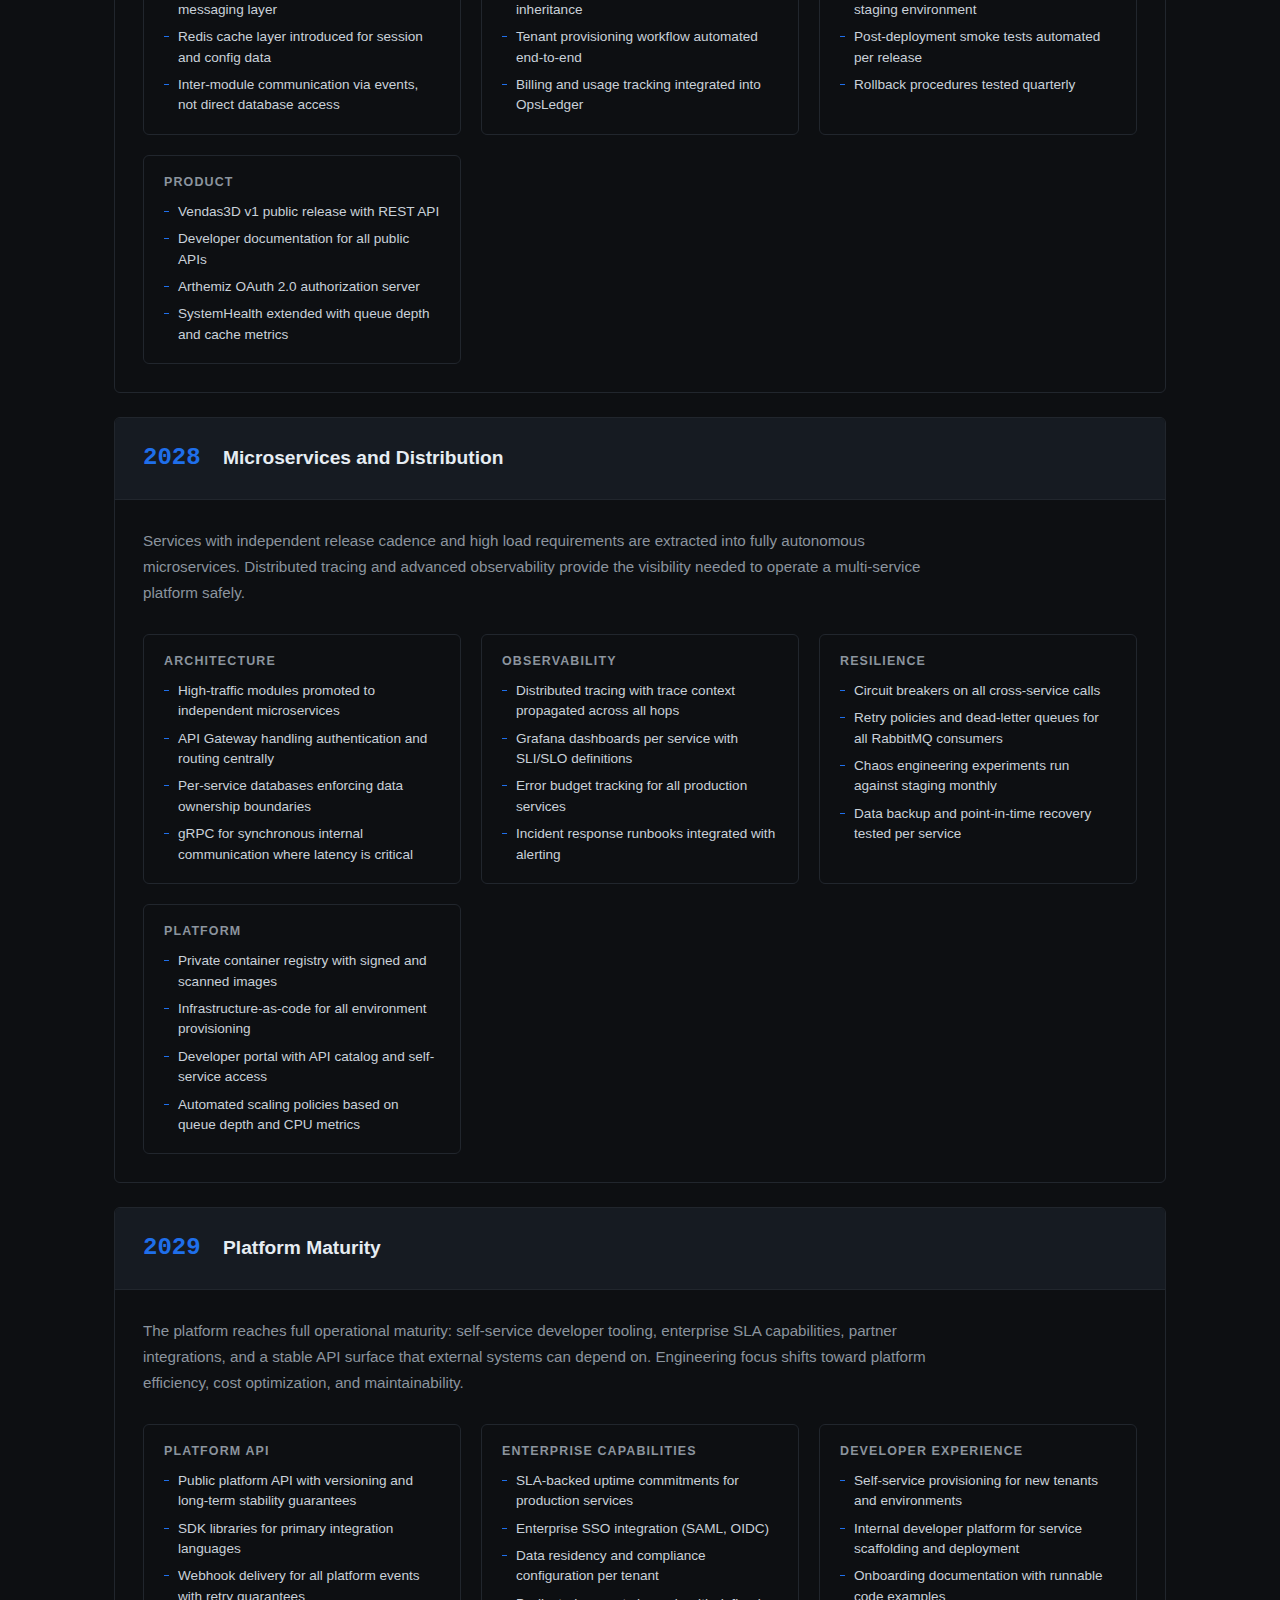
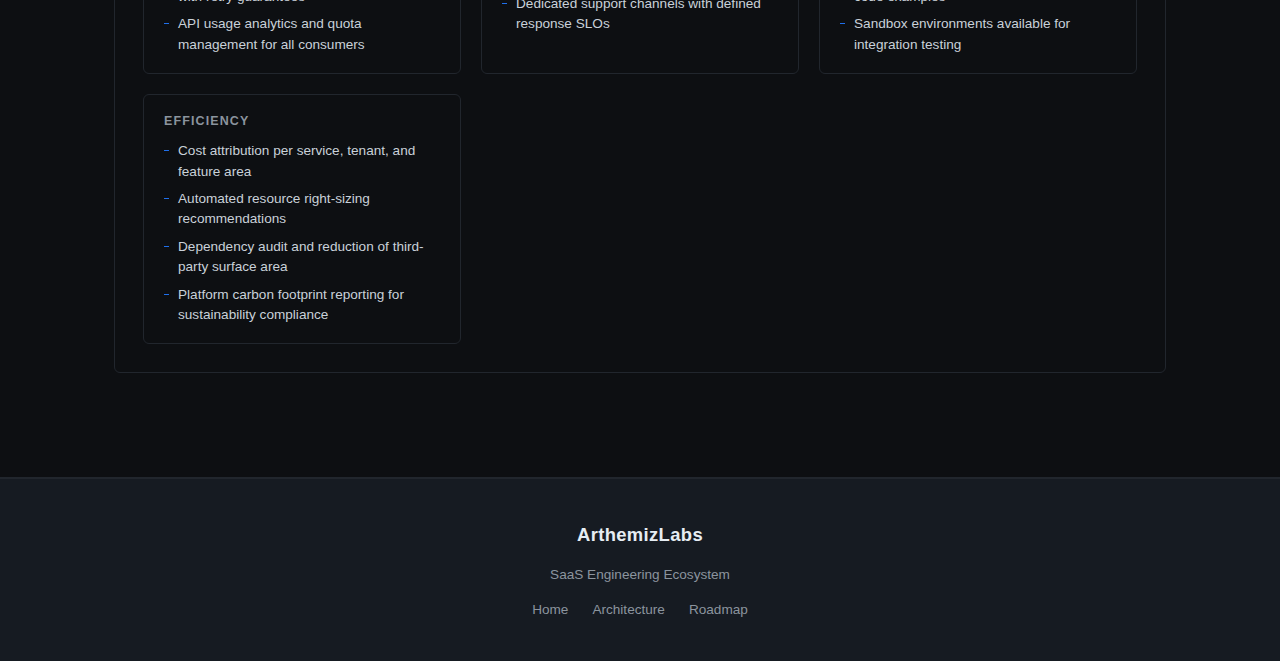
<file: roadmap.html>
<!DOCTYPE html>
<html lang="en">
<head>
  <meta charset="UTF-8" />
  <meta name="viewport" content="width=device-width, initial-scale=1.0" />
  <title>Roadmap - ArthemizLabs</title>
  <link rel="stylesheet" href="assets/style.css" />
</head>
<body>
  <header class="site-header">
    <div class="container header-inner">
      <a href="index.html" class="logo">ArthemizLabs</a>
      <nav class="site-nav">
        <a href="index.html">Home</a>
        <a href="architecture.html">Architecture</a>
        <a href="roadmap.html" class="active">Roadmap</a>
      </nav>
    </div>
  </header>

  <section class="page-hero">
    <div class="container">
      <h1>Engineering Roadmap 2026-2029</h1>
      <p class="hero-sub">A four-year technical progression focused on platform maturity, operational reliability, and ecosystem expansion.</p>
    </div>
  </section>

  <section class="section">
    <div class="container">
      <p class="section-intro">Each phase of the roadmap is grounded in engineering outcomes rather than features. The goal is to build infrastructure and capabilities that compound—each year's work providing a more stable and capable foundation for the next.</p>

      <div class="roadmap-full">

        <div class="roadmap-year-block">
          <div class="year-header">
            <span class="year-label">2026</span>
            <h2>Foundation and Stability</h2>
          </div>
          <div class="year-body">
            <p class="year-summary">Establish production-grade infrastructure, standardize development workflows, and deliver the first stable versions of the core ecosystem services. Focus is on reliability, security fundamentals, and continuous delivery discipline.</p>
            <div class="milestones">
              <div class="milestone-group">
                <h4>Infrastructure</h4>
                <ul>
                  <li>Production Docker environments with defined health checks and restart policies</li>
                  <li>Nginx configuration standardized across all services with TLS and rate limiting</li>
                  <li>Centralized logging pipeline with structured JSON output</li>
                  <li>Secrets management using environment-based injection, no hardcoded credentials</li>
                </ul>
              </div>
              <div class="milestone-group">
                <h4>Security</h4>
                <ul>
                  <li>JWT issuance and validation across all service entry points</li>
                  <li>RBAC model defined and enforced for all resource types</li>
                  <li>Automated dependency vulnerability scanning in CI</li>
                  <li>TLS certificates managed and renewed automatically</li>
                </ul>
              </div>
              <div class="milestone-group">
                <h4>Delivery</h4>
                <ul>
                  <li>GitHub Actions CI pipeline for all active repositories</li>
                  <li>Automated test coverage requirements before merge</li>
                  <li>Staging environment that mirrors production topology</li>
                  <li>Deployment runbooks documented for each service</li>
                </ul>
              </div>
              <div class="milestone-group">
                <h4>Product</h4>
                <ul>
                  <li>OpsLedger v1 deployed to production</li>
                  <li>Arthemiz identity service with multi-tenant support</li>
                  <li>SystemHealth dashboard operational with alerting</li>
                  <li>Sentinel v1 with access pattern monitoring</li>
                </ul>
              </div>
            </div>
          </div>
        </div>

        <div class="roadmap-year-block">
          <div class="year-header">
            <span class="year-label">2027</span>
            <h2>Scale and Modularity</h2>
          </div>
          <div class="year-body">
            <p class="year-summary">Transition from a single-deployment monolith to well-defined modules with isolated concerns. Introduce messaging infrastructure, multi-tenancy, and the first public-facing product release. Engineering velocity should increase as modules become independently releasable.</p>
            <div class="milestones">
              <div class="milestone-group">
                <h4>Architecture</h4>
                <ul>
                  <li>Bounded module boundaries enforced with internal APIs</li>
                  <li>RabbitMQ deployed as the async messaging layer</li>
                  <li>Redis cache layer introduced for session and config data</li>
                  <li>Inter-module communication via events, not direct database access</li>
                </ul>
              </div>
              <div class="milestone-group">
                <h4>Multi-Tenancy</h4>
                <ul>
                  <li>Tenant isolation at the data and routing layer</li>
                  <li>Per-tenant RBAC configuration and role inheritance</li>
                  <li>Tenant provisioning workflow automated end-to-end</li>
                  <li>Billing and usage tracking integrated into OpsLedger</li>
                </ul>
              </div>
              <div class="milestone-group">
                <h4>Delivery</h4>
                <ul>
                  <li>Per-module CI pipelines with independent versioning</li>
                  <li>Blue/green deployment capability on the staging environment</li>
                  <li>Post-deployment smoke tests automated per release</li>
                  <li>Rollback procedures tested quarterly</li>
                </ul>
              </div>
              <div class="milestone-group">
                <h4>Product</h4>
                <ul>
                  <li>Vendas3D v1 public release with REST API</li>
                  <li>Developer documentation for all public APIs</li>
                  <li>Arthemiz OAuth 2.0 authorization server</li>
                  <li>SystemHealth extended with queue depth and cache metrics</li>
                </ul>
              </div>
            </div>
          </div>
        </div>

        <div class="roadmap-year-block">
          <div class="year-header">
            <span class="year-label">2028</span>
            <h2>Microservices and Distribution</h2>
          </div>
          <div class="year-body">
            <p class="year-summary">Services with independent release cadence and high load requirements are extracted into fully autonomous microservices. Distributed tracing and advanced observability provide the visibility needed to operate a multi-service platform safely.</p>
            <div class="milestones">
              <div class="milestone-group">
                <h4>Architecture</h4>
                <ul>
                  <li>High-traffic modules promoted to independent microservices</li>
                  <li>API Gateway handling authentication and routing centrally</li>
                  <li>Per-service databases enforcing data ownership boundaries</li>
                  <li>gRPC for synchronous internal communication where latency is critical</li>
                </ul>
              </div>
              <div class="milestone-group">
                <h4>Observability</h4>
                <ul>
                  <li>Distributed tracing with trace context propagated across all hops</li>
                  <li>Grafana dashboards per service with SLI/SLO definitions</li>
                  <li>Error budget tracking for all production services</li>
                  <li>Incident response runbooks integrated with alerting</li>
                </ul>
              </div>
              <div class="milestone-group">
                <h4>Resilience</h4>
                <ul>
                  <li>Circuit breakers on all cross-service calls</li>
                  <li>Retry policies and dead-letter queues for all RabbitMQ consumers</li>
                  <li>Chaos engineering experiments run against staging monthly</li>
                  <li>Data backup and point-in-time recovery tested per service</li>
                </ul>
              </div>
              <div class="milestone-group">
                <h4>Platform</h4>
                <ul>
                  <li>Private container registry with signed and scanned images</li>
                  <li>Infrastructure-as-code for all environment provisioning</li>
                  <li>Developer portal with API catalog and self-service access</li>
                  <li>Automated scaling policies based on queue depth and CPU metrics</li>
                </ul>
              </div>
            </div>
          </div>
        </div>

        <div class="roadmap-year-block">
          <div class="year-header">
            <span class="year-label">2029</span>
            <h2>Platform Maturity</h2>
          </div>
          <div class="year-body">
            <p class="year-summary">The platform reaches full operational maturity: self-service developer tooling, enterprise SLA capabilities, partner integrations, and a stable API surface that external systems can depend on. Engineering focus shifts toward platform efficiency, cost optimization, and maintainability.</p>
            <div class="milestones">
              <div class="milestone-group">
                <h4>Platform API</h4>
                <ul>
                  <li>Public platform API with versioning and long-term stability guarantees</li>
                  <li>SDK libraries for primary integration languages</li>
                  <li>Webhook delivery for all platform events with retry guarantees</li>
                  <li>API usage analytics and quota management for all consumers</li>
                </ul>
              </div>
              <div class="milestone-group">
                <h4>Enterprise Capabilities</h4>
                <ul>
                  <li>SLA-backed uptime commitments for production services</li>
                  <li>Enterprise SSO integration (SAML, OIDC)</li>
                  <li>Data residency and compliance configuration per tenant</li>
                  <li>Dedicated support channels with defined response SLOs</li>
                </ul>
              </div>
              <div class="milestone-group">
                <h4>Developer Experience</h4>
                <ul>
                  <li>Self-service provisioning for new tenants and environments</li>
                  <li>Internal developer platform for service scaffolding and deployment</li>
                  <li>Onboarding documentation with runnable code examples</li>
                  <li>Sandbox environments available for integration testing</li>
                </ul>
              </div>
              <div class="milestone-group">
                <h4>Efficiency</h4>
                <ul>
                  <li>Cost attribution per service, tenant, and feature area</li>
                  <li>Automated resource right-sizing recommendations</li>
                  <li>Dependency audit and reduction of third-party surface area</li>
                  <li>Platform carbon footprint reporting for sustainability compliance</li>
                </ul>
              </div>
            </div>
          </div>
        </div>

      </div>
    </div>
  </section>

  <footer class="site-footer">
    <div class="container footer-inner">
      <a href="index.html" class="logo">ArthemizLabs</a>
      <p class="footer-tagline">SaaS Engineering Ecosystem</p>
      <nav class="footer-nav">
        <a href="index.html">Home</a>
        <a href="architecture.html">Architecture</a>
        <a href="roadmap.html">Roadmap</a>
      </nav>
    </div>
  </footer>
</body>
</html>
</file>
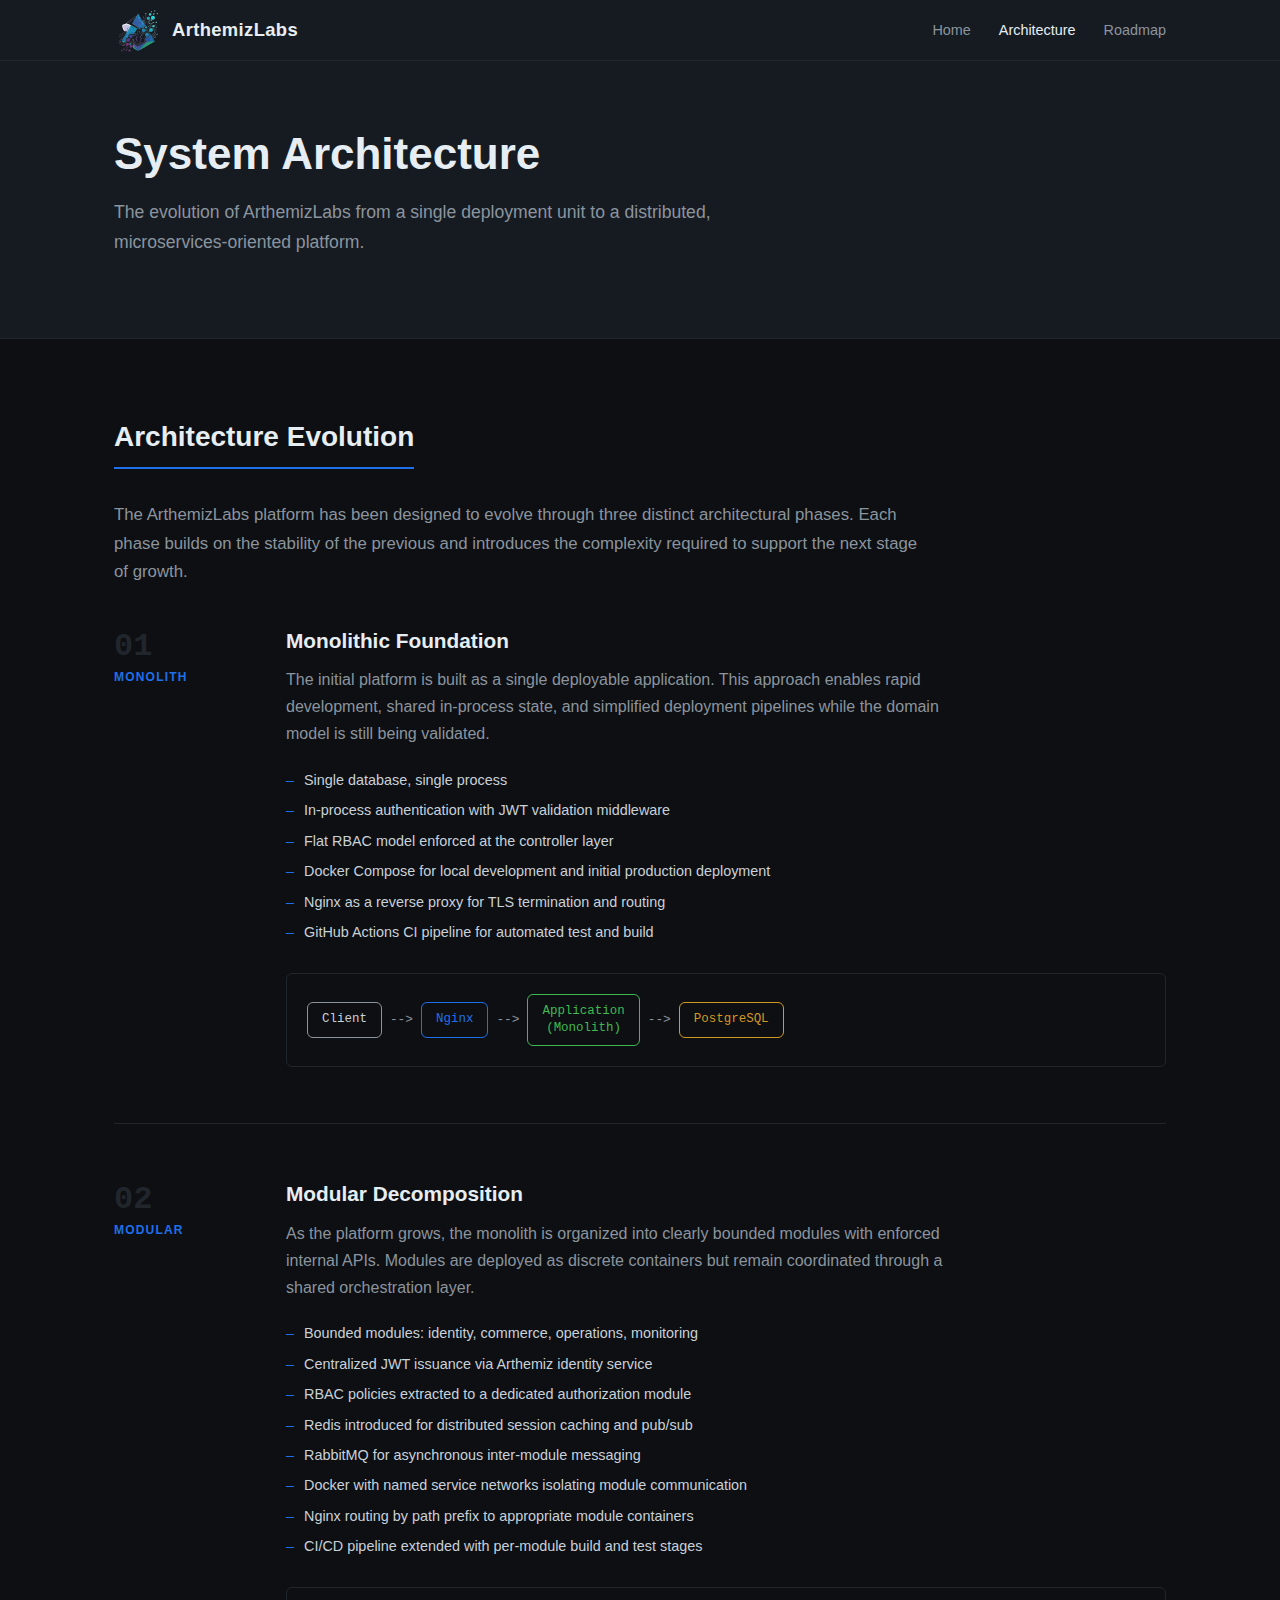
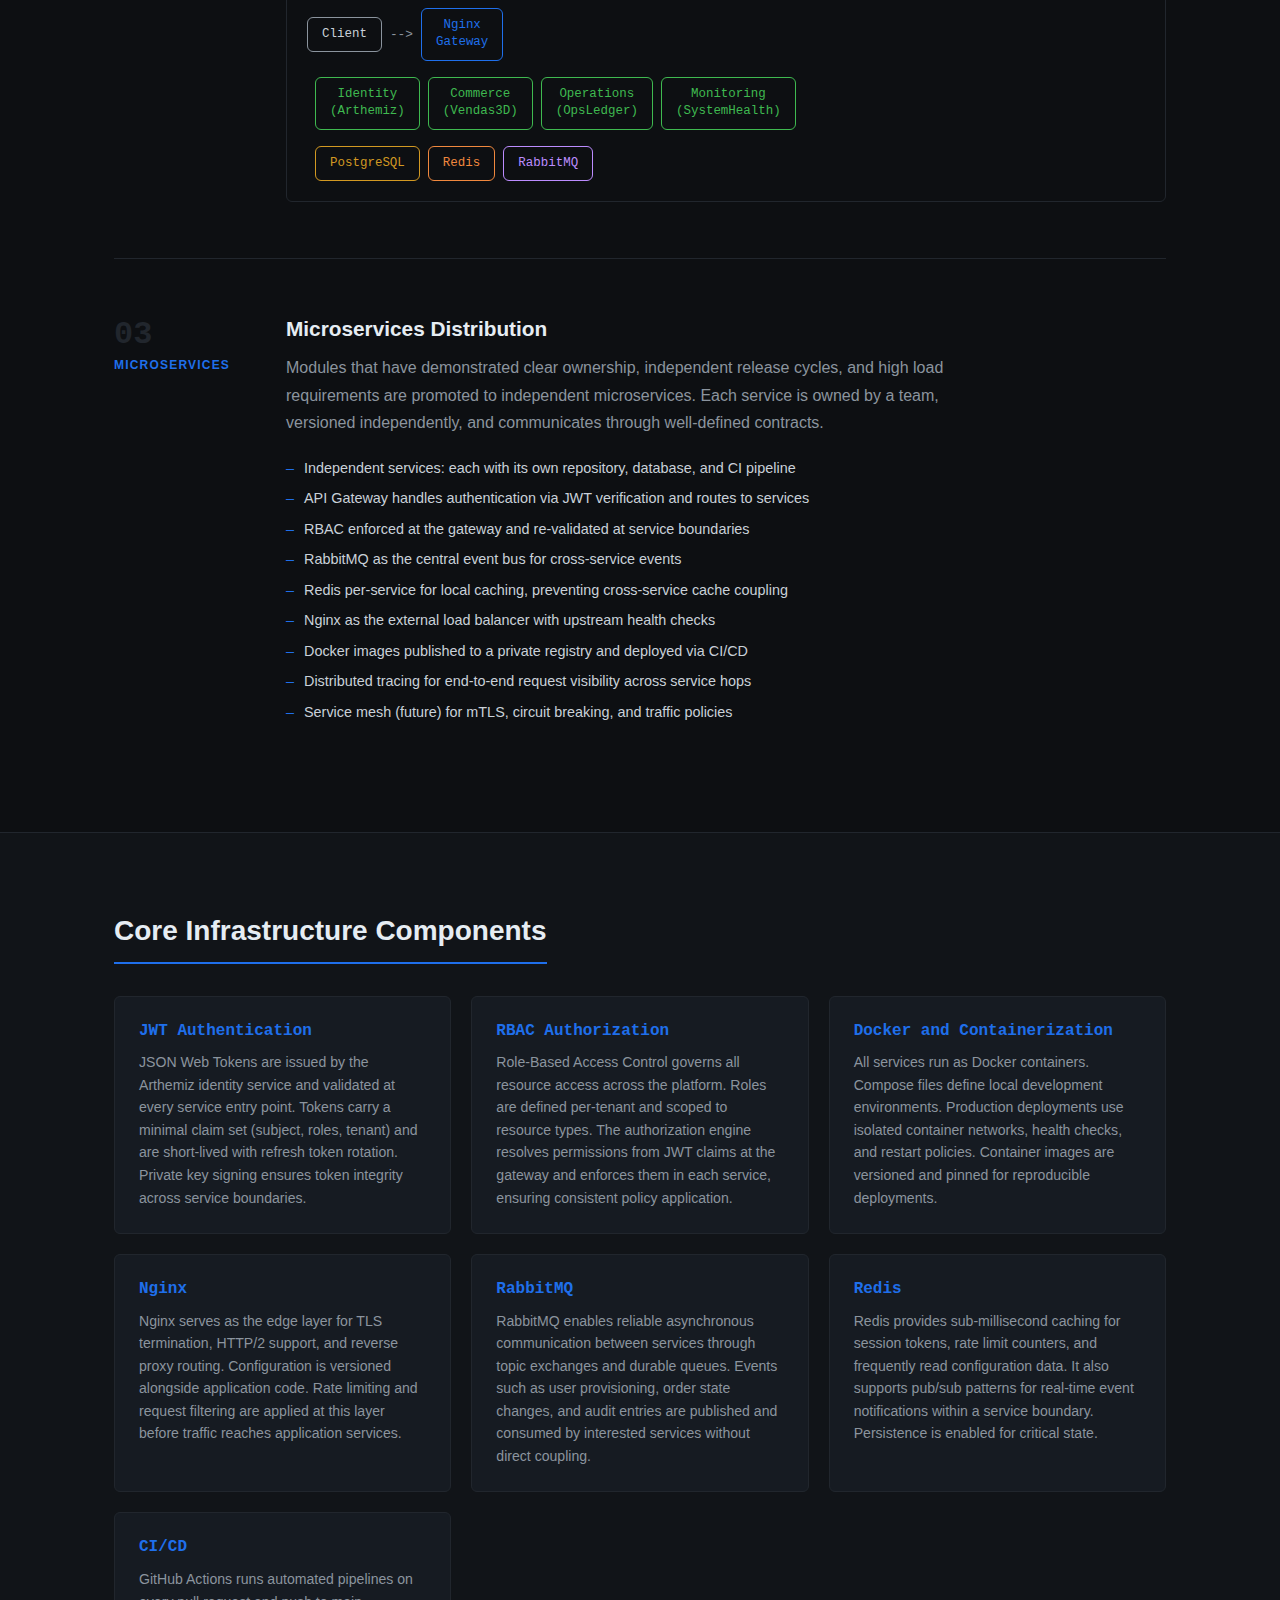
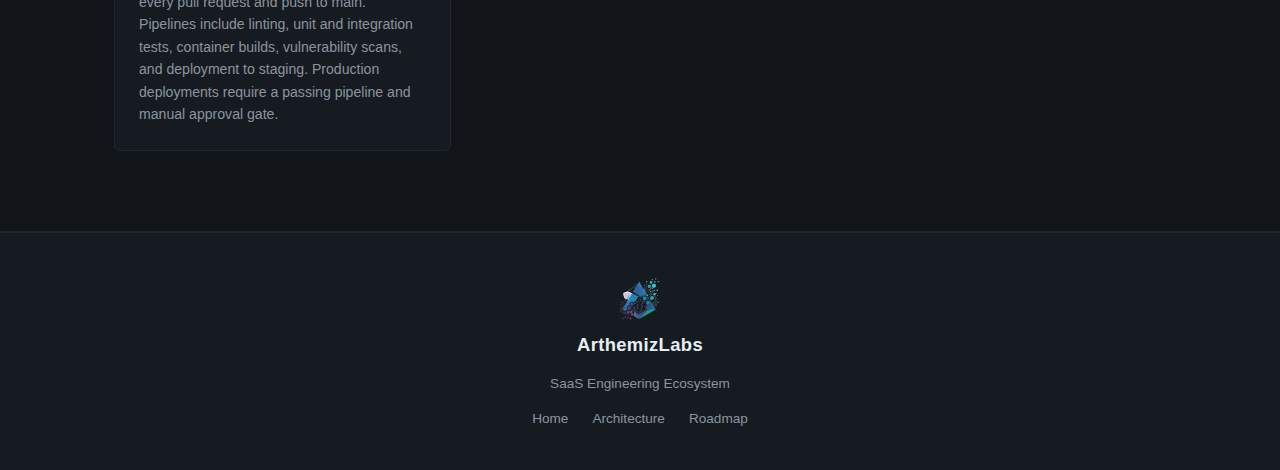
<file: docs/architecture.html>
<!DOCTYPE html>
<html lang="en">
<head>
  <meta charset="UTF-8" />
  <meta name="viewport" content="width=device-width, initial-scale=1.0" />
  <title>Architecture - ArthemizLabs</title>
  <link rel="stylesheet" href="assets/style.css" />
</head>
<body>
  <header class="site-header">
    <div class="container header-inner">
      <a href="index.html" class="logo">
        <img src="assets/favicon.png" alt="ArthemizLabs logo" class="logo-mark" />
        ArthemizLabs
      </a>
      <nav class="site-nav">
        <a href="index.html">Home</a>
        <a href="architecture.html" class="active">Architecture</a>
        <a href="roadmap.html">Roadmap</a>
      </nav>
    </div>
  </header>

  <section class="page-hero">
    <div class="container">
      <h1>System Architecture</h1>
      <p class="hero-sub">The evolution of ArthemizLabs from a single deployment unit to a distributed, microservices-oriented platform.</p>
    </div>
  </section>

  <section class="section">
    <div class="container">
      <h2 class="section-title">Architecture Evolution</h2>
      <p class="section-intro">The ArthemizLabs platform has been designed to evolve through three distinct architectural phases. Each phase builds on the stability of the previous and introduces the complexity required to support the next stage of growth.</p>

      <div class="arch-phases">
        <div class="arch-phase">
          <div class="phase-indicator">
            <span class="phase-number">01</span>
            <span class="phase-label">Monolith</span>
          </div>
          <div class="phase-content">
            <h3>Monolithic Foundation</h3>
            <p>The initial platform is built as a single deployable application. This approach enables rapid development, shared in-process state, and simplified deployment pipelines while the domain model is still being validated.</p>
            <ul class="detail-list">
              <li>Single database, single process</li>
              <li>In-process authentication with JWT validation middleware</li>
              <li>Flat RBAC model enforced at the controller layer</li>
              <li>Docker Compose for local development and initial production deployment</li>
              <li>Nginx as a reverse proxy for TLS termination and routing</li>
              <li>GitHub Actions CI pipeline for automated test and build</li>
            </ul>
            <div class="arch-diagram">
              <div class="diagram-box client-box">Client</div>
              <div class="diagram-arrow">--&gt;</div>
              <div class="diagram-box nginx-box">Nginx</div>
              <div class="diagram-arrow">--&gt;</div>
              <div class="diagram-box app-box">Application<br/>(Monolith)</div>
              <div class="diagram-arrow">--&gt;</div>
              <div class="diagram-box db-box">PostgreSQL</div>
            </div>
          </div>
        </div>

        <div class="arch-phase">
          <div class="phase-indicator">
            <span class="phase-number">02</span>
            <span class="phase-label">Modular</span>
          </div>
          <div class="phase-content">
            <h3>Modular Decomposition</h3>
            <p>As the platform grows, the monolith is organized into clearly bounded modules with enforced internal APIs. Modules are deployed as discrete containers but remain coordinated through a shared orchestration layer.</p>
            <ul class="detail-list">
              <li>Bounded modules: identity, commerce, operations, monitoring</li>
              <li>Centralized JWT issuance via Arthemiz identity service</li>
              <li>RBAC policies extracted to a dedicated authorization module</li>
              <li>Redis introduced for distributed session caching and pub/sub</li>
              <li>RabbitMQ for asynchronous inter-module messaging</li>
              <li>Docker with named service networks isolating module communication</li>
              <li>Nginx routing by path prefix to appropriate module containers</li>
              <li>CI/CD pipeline extended with per-module build and test stages</li>
            </ul>
            <div class="arch-diagram modular-diagram">
              <div class="diagram-row">
                <div class="diagram-box client-box">Client</div>
                <div class="diagram-arrow">--&gt;</div>
                <div class="diagram-box nginx-box">Nginx<br/>Gateway</div>
              </div>
              <div class="diagram-row modules-row">
                <div class="diagram-box mod-box">Identity<br/>(Arthemiz)</div>
                <div class="diagram-box mod-box">Commerce<br/>(Vendas3D)</div>
                <div class="diagram-box mod-box">Operations<br/>(OpsLedger)</div>
                <div class="diagram-box mod-box">Monitoring<br/>(SystemHealth)</div>
              </div>
              <div class="diagram-row infra-row">
                <div class="diagram-box db-box">PostgreSQL</div>
                <div class="diagram-box cache-box">Redis</div>
                <div class="diagram-box mq-box">RabbitMQ</div>
              </div>
            </div>
          </div>
        </div>

        <div class="arch-phase">
          <div class="phase-indicator">
            <span class="phase-number">03</span>
            <span class="phase-label">Microservices</span>
          </div>
          <div class="phase-content">
            <h3>Microservices Distribution</h3>
            <p>Modules that have demonstrated clear ownership, independent release cycles, and high load requirements are promoted to independent microservices. Each service is owned by a team, versioned independently, and communicates through well-defined contracts.</p>
            <ul class="detail-list">
              <li>Independent services: each with its own repository, database, and CI pipeline</li>
              <li>API Gateway handles authentication via JWT verification and routes to services</li>
              <li>RBAC enforced at the gateway and re-validated at service boundaries</li>
              <li>RabbitMQ as the central event bus for cross-service events</li>
              <li>Redis per-service for local caching, preventing cross-service cache coupling</li>
              <li>Nginx as the external load balancer with upstream health checks</li>
              <li>Docker images published to a private registry and deployed via CI/CD</li>
              <li>Distributed tracing for end-to-end request visibility across service hops</li>
              <li>Service mesh (future) for mTLS, circuit breaking, and traffic policies</li>
            </ul>
          </div>
        </div>
      </div>
    </div>
  </section>

  <section class="section section-alt">
    <div class="container">
      <h2 class="section-title">Core Infrastructure Components</h2>
      <div class="infra-grid">
        <div class="infra-item">
          <h3>JWT Authentication</h3>
          <p>JSON Web Tokens are issued by the Arthemiz identity service and validated at every service entry point. Tokens carry a minimal claim set (subject, roles, tenant) and are short-lived with refresh token rotation. Private key signing ensures token integrity across service boundaries.</p>
        </div>
        <div class="infra-item">
          <h3>RBAC Authorization</h3>
          <p>Role-Based Access Control governs all resource access across the platform. Roles are defined per-tenant and scoped to resource types. The authorization engine resolves permissions from JWT claims at the gateway and enforces them in each service, ensuring consistent policy application.</p>
        </div>
        <div class="infra-item">
          <h3>Docker and Containerization</h3>
          <p>All services run as Docker containers. Compose files define local development environments. Production deployments use isolated container networks, health checks, and restart policies. Container images are versioned and pinned for reproducible deployments.</p>
        </div>
        <div class="infra-item">
          <h3>Nginx</h3>
          <p>Nginx serves as the edge layer for TLS termination, HTTP/2 support, and reverse proxy routing. Configuration is versioned alongside application code. Rate limiting and request filtering are applied at this layer before traffic reaches application services.</p>
        </div>
        <div class="infra-item">
          <h3>RabbitMQ</h3>
          <p>RabbitMQ enables reliable asynchronous communication between services through topic exchanges and durable queues. Events such as user provisioning, order state changes, and audit entries are published and consumed by interested services without direct coupling.</p>
        </div>
        <div class="infra-item">
          <h3>Redis</h3>
          <p>Redis provides sub-millisecond caching for session tokens, rate limit counters, and frequently read configuration data. It also supports pub/sub patterns for real-time event notifications within a service boundary. Persistence is enabled for critical state.</p>
        </div>
        <div class="infra-item">
          <h3>CI/CD</h3>
          <p>GitHub Actions runs automated pipelines on every pull request and push to main. Pipelines include linting, unit and integration tests, container builds, vulnerability scans, and deployment to staging. Production deployments require a passing pipeline and manual approval gate.</p>
        </div>
      </div>
    </div>
  </section>

  <footer class="site-footer">
    <div class="container footer-inner">
      <a href="index.html" class="logo">
        <img src="assets/favicon.png" alt="ArthemizLabs logo" class="logo-mark" />
        ArthemizLabs
      </a>
      <p class="footer-tagline">SaaS Engineering Ecosystem</p>
      <nav class="footer-nav">
        <a href="index.html">Home</a>
        <a href="architecture.html">Architecture</a>
        <a href="roadmap.html">Roadmap</a>
      </nav>
    </div>
  </footer>
</body>
</html>
</file>
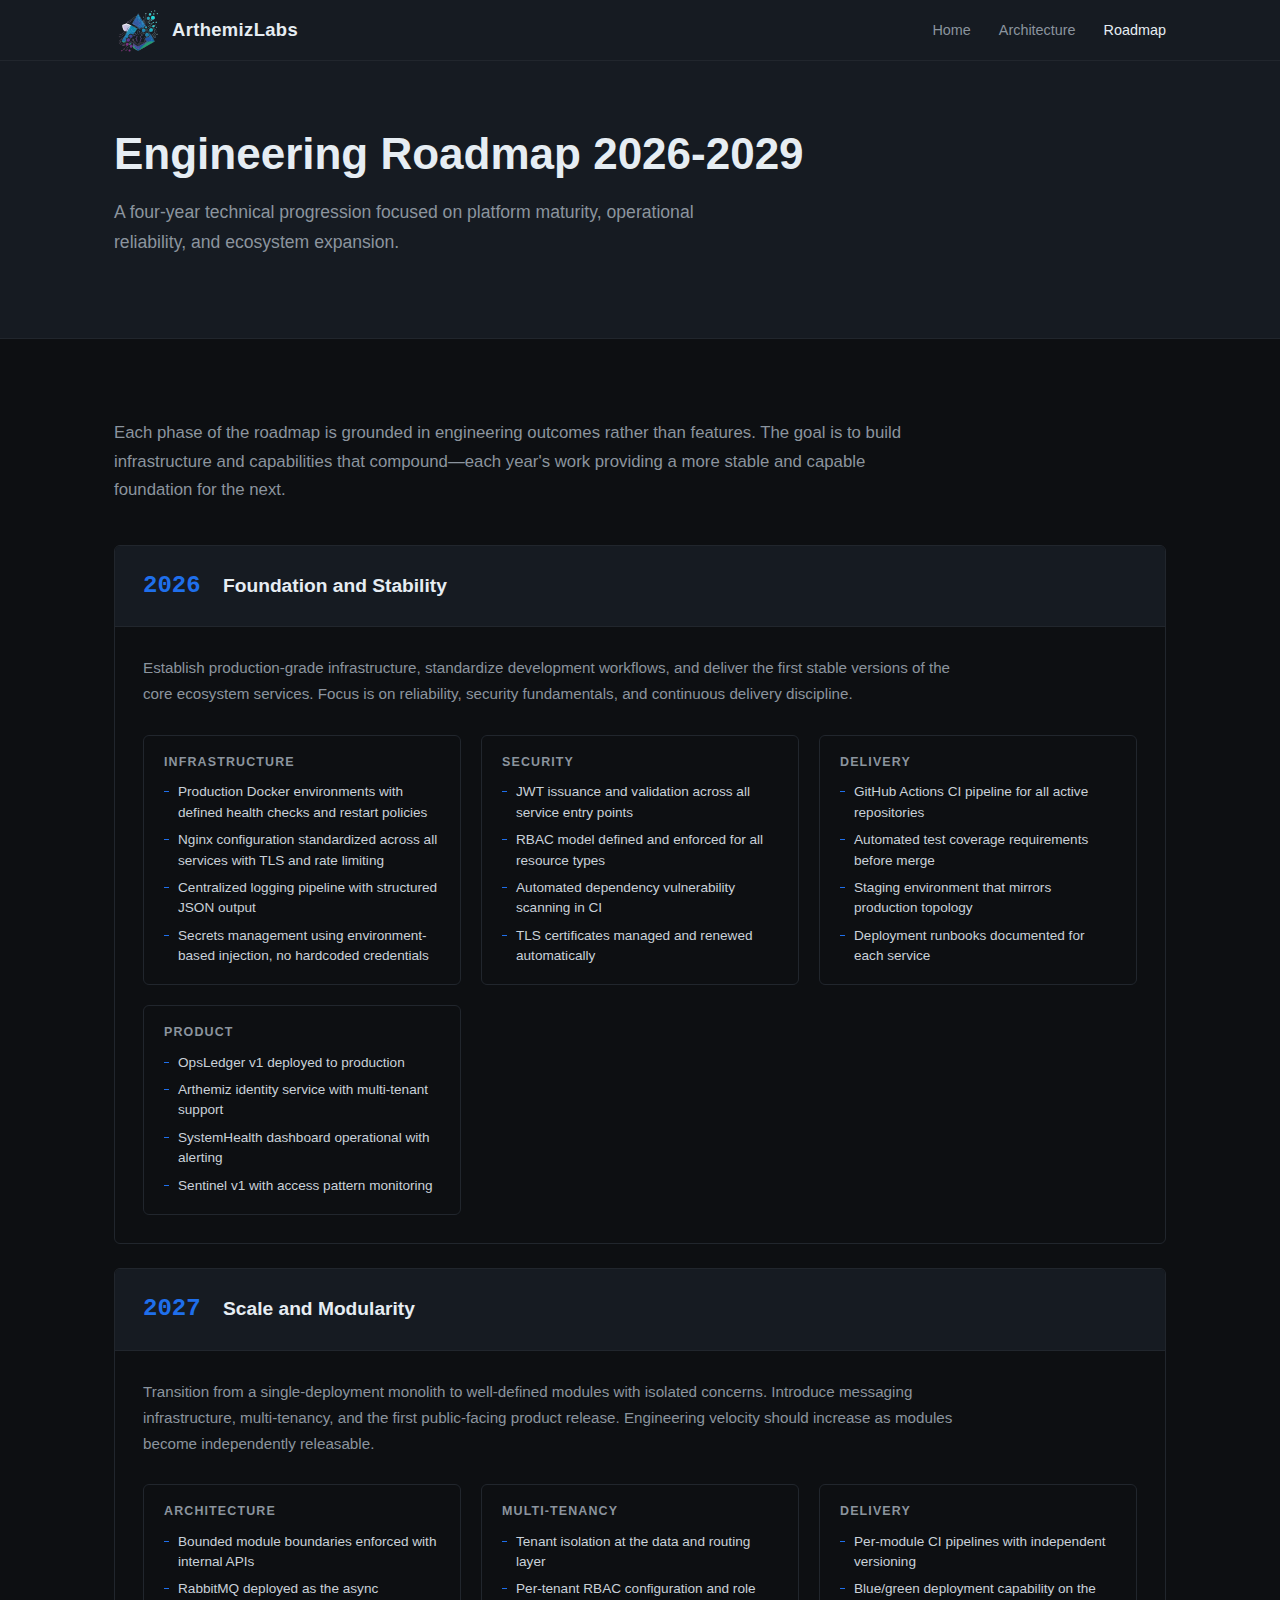
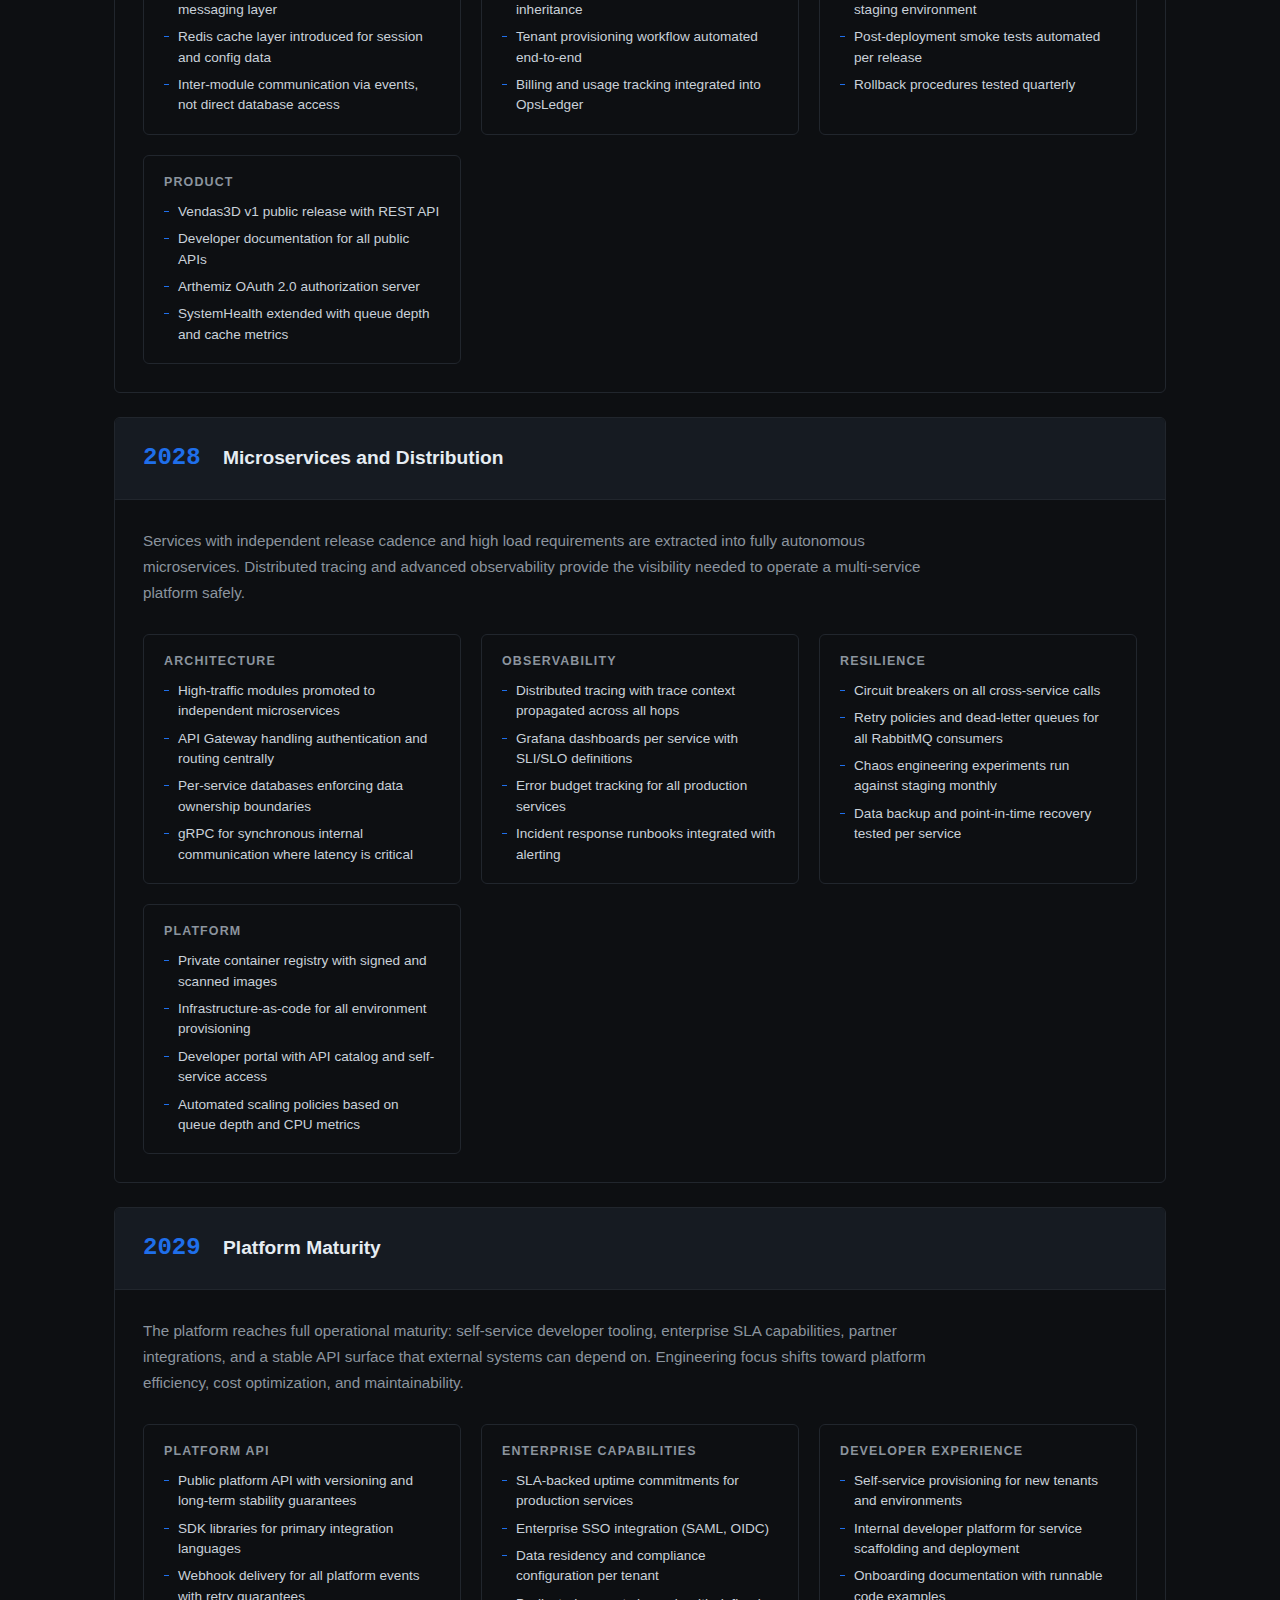
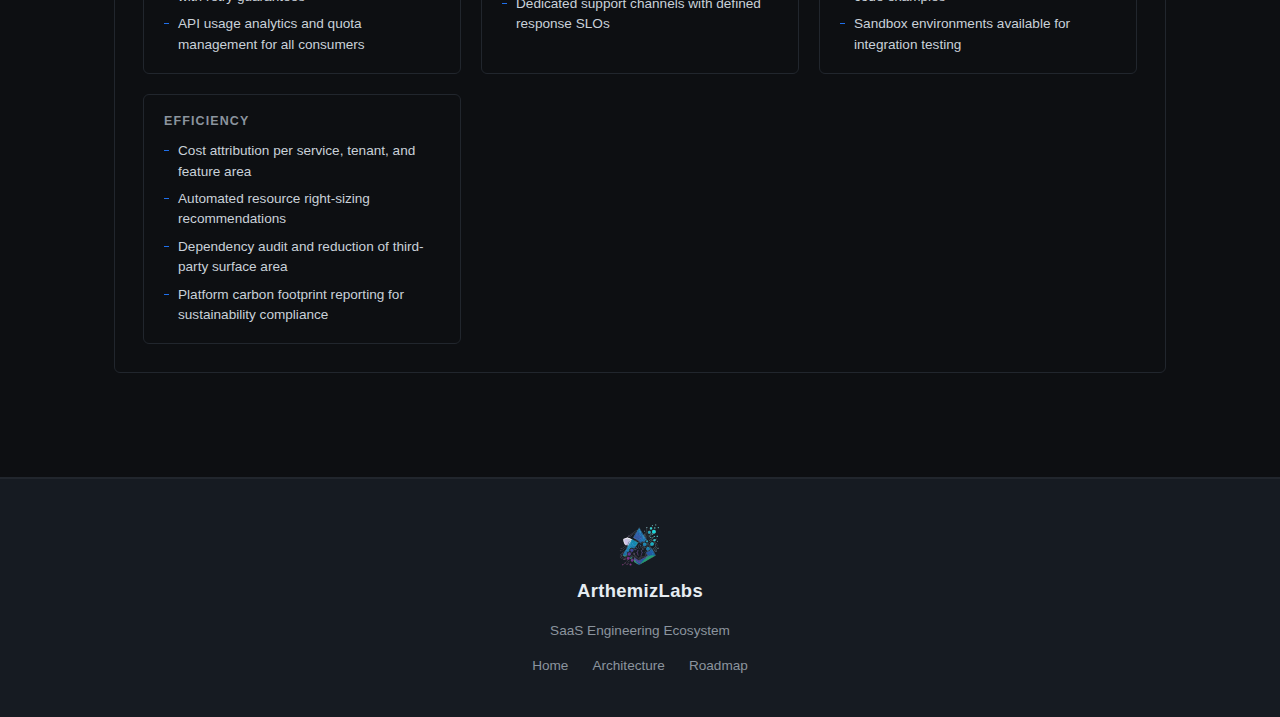
<file: docs/roadmap.html>
<!DOCTYPE html>
<html lang="en">
<head>
  <meta charset="UTF-8" />
  <meta name="viewport" content="width=device-width, initial-scale=1.0" />
  <title>Roadmap - ArthemizLabs</title>
  <link rel="stylesheet" href="assets/style.css" />
</head>
<body>
  <header class="site-header">
    <div class="container header-inner">
      <a href="index.html" class="logo">
        <img src="assets/favicon.png" alt="ArthemizLabs logo" class="logo-mark" />
        ArthemizLabs
      </a>
      <nav class="site-nav">
        <a href="index.html">Home</a>
        <a href="architecture.html">Architecture</a>
        <a href="roadmap.html" class="active">Roadmap</a>
      </nav>
    </div>
  </header>

  <section class="page-hero">
    <div class="container">
      <h1>Engineering Roadmap 2026-2029</h1>
      <p class="hero-sub">A four-year technical progression focused on platform maturity, operational reliability, and ecosystem expansion.</p>
    </div>
  </section>

  <section class="section">
    <div class="container">
      <p class="section-intro">Each phase of the roadmap is grounded in engineering outcomes rather than features. The goal is to build infrastructure and capabilities that compound—each year's work providing a more stable and capable foundation for the next.</p>

      <div class="roadmap-full">

        <div class="roadmap-year-block">
          <div class="year-header">
            <span class="year-label">2026</span>
            <h2>Foundation and Stability</h2>
          </div>
          <div class="year-body">
            <p class="year-summary">Establish production-grade infrastructure, standardize development workflows, and deliver the first stable versions of the core ecosystem services. Focus is on reliability, security fundamentals, and continuous delivery discipline.</p>
            <div class="milestones">
              <div class="milestone-group">
                <h4>Infrastructure</h4>
                <ul>
                  <li>Production Docker environments with defined health checks and restart policies</li>
                  <li>Nginx configuration standardized across all services with TLS and rate limiting</li>
                  <li>Centralized logging pipeline with structured JSON output</li>
                  <li>Secrets management using environment-based injection, no hardcoded credentials</li>
                </ul>
              </div>
              <div class="milestone-group">
                <h4>Security</h4>
                <ul>
                  <li>JWT issuance and validation across all service entry points</li>
                  <li>RBAC model defined and enforced for all resource types</li>
                  <li>Automated dependency vulnerability scanning in CI</li>
                  <li>TLS certificates managed and renewed automatically</li>
                </ul>
              </div>
              <div class="milestone-group">
                <h4>Delivery</h4>
                <ul>
                  <li>GitHub Actions CI pipeline for all active repositories</li>
                  <li>Automated test coverage requirements before merge</li>
                  <li>Staging environment that mirrors production topology</li>
                  <li>Deployment runbooks documented for each service</li>
                </ul>
              </div>
              <div class="milestone-group">
                <h4>Product</h4>
                <ul>
                  <li>OpsLedger v1 deployed to production</li>
                  <li>Arthemiz identity service with multi-tenant support</li>
                  <li>SystemHealth dashboard operational with alerting</li>
                  <li>Sentinel v1 with access pattern monitoring</li>
                </ul>
              </div>
            </div>
          </div>
        </div>

        <div class="roadmap-year-block">
          <div class="year-header">
            <span class="year-label">2027</span>
            <h2>Scale and Modularity</h2>
          </div>
          <div class="year-body">
            <p class="year-summary">Transition from a single-deployment monolith to well-defined modules with isolated concerns. Introduce messaging infrastructure, multi-tenancy, and the first public-facing product release. Engineering velocity should increase as modules become independently releasable.</p>
            <div class="milestones">
              <div class="milestone-group">
                <h4>Architecture</h4>
                <ul>
                  <li>Bounded module boundaries enforced with internal APIs</li>
                  <li>RabbitMQ deployed as the async messaging layer</li>
                  <li>Redis cache layer introduced for session and config data</li>
                  <li>Inter-module communication via events, not direct database access</li>
                </ul>
              </div>
              <div class="milestone-group">
                <h4>Multi-Tenancy</h4>
                <ul>
                  <li>Tenant isolation at the data and routing layer</li>
                  <li>Per-tenant RBAC configuration and role inheritance</li>
                  <li>Tenant provisioning workflow automated end-to-end</li>
                  <li>Billing and usage tracking integrated into OpsLedger</li>
                </ul>
              </div>
              <div class="milestone-group">
                <h4>Delivery</h4>
                <ul>
                  <li>Per-module CI pipelines with independent versioning</li>
                  <li>Blue/green deployment capability on the staging environment</li>
                  <li>Post-deployment smoke tests automated per release</li>
                  <li>Rollback procedures tested quarterly</li>
                </ul>
              </div>
              <div class="milestone-group">
                <h4>Product</h4>
                <ul>
                  <li>Vendas3D v1 public release with REST API</li>
                  <li>Developer documentation for all public APIs</li>
                  <li>Arthemiz OAuth 2.0 authorization server</li>
                  <li>SystemHealth extended with queue depth and cache metrics</li>
                </ul>
              </div>
            </div>
          </div>
        </div>

        <div class="roadmap-year-block">
          <div class="year-header">
            <span class="year-label">2028</span>
            <h2>Microservices and Distribution</h2>
          </div>
          <div class="year-body">
            <p class="year-summary">Services with independent release cadence and high load requirements are extracted into fully autonomous microservices. Distributed tracing and advanced observability provide the visibility needed to operate a multi-service platform safely.</p>
            <div class="milestones">
              <div class="milestone-group">
                <h4>Architecture</h4>
                <ul>
                  <li>High-traffic modules promoted to independent microservices</li>
                  <li>API Gateway handling authentication and routing centrally</li>
                  <li>Per-service databases enforcing data ownership boundaries</li>
                  <li>gRPC for synchronous internal communication where latency is critical</li>
                </ul>
              </div>
              <div class="milestone-group">
                <h4>Observability</h4>
                <ul>
                  <li>Distributed tracing with trace context propagated across all hops</li>
                  <li>Grafana dashboards per service with SLI/SLO definitions</li>
                  <li>Error budget tracking for all production services</li>
                  <li>Incident response runbooks integrated with alerting</li>
                </ul>
              </div>
              <div class="milestone-group">
                <h4>Resilience</h4>
                <ul>
                  <li>Circuit breakers on all cross-service calls</li>
                  <li>Retry policies and dead-letter queues for all RabbitMQ consumers</li>
                  <li>Chaos engineering experiments run against staging monthly</li>
                  <li>Data backup and point-in-time recovery tested per service</li>
                </ul>
              </div>
              <div class="milestone-group">
                <h4>Platform</h4>
                <ul>
                  <li>Private container registry with signed and scanned images</li>
                  <li>Infrastructure-as-code for all environment provisioning</li>
                  <li>Developer portal with API catalog and self-service access</li>
                  <li>Automated scaling policies based on queue depth and CPU metrics</li>
                </ul>
              </div>
            </div>
          </div>
        </div>

        <div class="roadmap-year-block">
          <div class="year-header">
            <span class="year-label">2029</span>
            <h2>Platform Maturity</h2>
          </div>
          <div class="year-body">
            <p class="year-summary">The platform reaches full operational maturity: self-service developer tooling, enterprise SLA capabilities, partner integrations, and a stable API surface that external systems can depend on. Engineering focus shifts toward platform efficiency, cost optimization, and maintainability.</p>
            <div class="milestones">
              <div class="milestone-group">
                <h4>Platform API</h4>
                <ul>
                  <li>Public platform API with versioning and long-term stability guarantees</li>
                  <li>SDK libraries for primary integration languages</li>
                  <li>Webhook delivery for all platform events with retry guarantees</li>
                  <li>API usage analytics and quota management for all consumers</li>
                </ul>
              </div>
              <div class="milestone-group">
                <h4>Enterprise Capabilities</h4>
                <ul>
                  <li>SLA-backed uptime commitments for production services</li>
                  <li>Enterprise SSO integration (SAML, OIDC)</li>
                  <li>Data residency and compliance configuration per tenant</li>
                  <li>Dedicated support channels with defined response SLOs</li>
                </ul>
              </div>
              <div class="milestone-group">
                <h4>Developer Experience</h4>
                <ul>
                  <li>Self-service provisioning for new tenants and environments</li>
                  <li>Internal developer platform for service scaffolding and deployment</li>
                  <li>Onboarding documentation with runnable code examples</li>
                  <li>Sandbox environments available for integration testing</li>
                </ul>
              </div>
              <div class="milestone-group">
                <h4>Efficiency</h4>
                <ul>
                  <li>Cost attribution per service, tenant, and feature area</li>
                  <li>Automated resource right-sizing recommendations</li>
                  <li>Dependency audit and reduction of third-party surface area</li>
                  <li>Platform carbon footprint reporting for sustainability compliance</li>
                </ul>
              </div>
            </div>
          </div>
        </div>

      </div>
    </div>
  </section>

  <footer class="site-footer">
    <div class="container footer-inner">
      <a href="index.html" class="logo">
        <img src="assets/favicon.png" alt="ArthemizLabs logo" class="logo-mark" />
        ArthemizLabs
      </a>
      <p class="footer-tagline">SaaS Engineering Ecosystem</p>
      <nav class="footer-nav">
        <a href="index.html">Home</a>
        <a href="architecture.html">Architecture</a>
        <a href="roadmap.html">Roadmap</a>
      </nav>
    </div>
  </footer>
</body>
</html>
</file>
<file: assets/style.css>
/* ============================================================
   ArthemizLabs – Site Stylesheet
   Dark theme, engineering-oriented, no dependencies
   ============================================================ */

/* ---------- Reset & Base ---------- */
*, *::before, *::after {
  box-sizing: border-box;
  margin: 0;
  padding: 0;
}

:root {
  --color-bg:          #0d0f12;
  --color-bg-alt:      #111418;
  --color-surface:     #161b22;
  --color-border:      #21262d;
  --color-text:        #c9d1d9;
  --color-text-muted:  #8b949e;
  --color-heading:     #e6edf3;
  --color-accent:      #1f6feb;
  --color-accent-dim:  #1158c7;
  --color-accent-soft: rgba(31, 111, 235, 0.12);
  --color-success:     #3fb950;
  --color-warning:     #d29922;
  --font-sans: -apple-system, BlinkMacSystemFont, "Segoe UI", Roboto, Helvetica, Arial, sans-serif;
  --font-mono: "SFMono-Regular", Consolas, "Liberation Mono", Menlo, monospace;
  --radius:    6px;
  --max-width: 1100px;
}

html {
  scroll-behavior: smooth;
}

body {
  background-color: var(--color-bg);
  color: var(--color-text);
  font-family: var(--font-sans);
  font-size: 16px;
  line-height: 1.7;
  -webkit-font-smoothing: antialiased;
}

a {
  color: var(--color-accent);
  text-decoration: none;
  transition: color 0.2s;
}

a:hover {
  color: #58a6ff;
}

ul {
  list-style: none;
}

h1, h2, h3, h4 {
  color: var(--color-heading);
  line-height: 1.3;
  font-weight: 600;
}

/* ---------- Layout ---------- */
.container {
  max-width: var(--max-width);
  margin: 0 auto;
  padding: 0 24px;
}

.section {
  padding: 80px 0;
  border-bottom: 1px solid var(--color-border);
}

.section-alt {
  background-color: var(--color-bg-alt);
}

.section-title {
  font-size: 1.75rem;
  margin-bottom: 32px;
  padding-bottom: 12px;
  border-bottom: 2px solid var(--color-accent);
  display: inline-block;
}

.section-body p + p {
  margin-top: 16px;
}

.section-intro {
  font-size: 1.05rem;
  color: var(--color-text-muted);
  max-width: 820px;
  margin-bottom: 40px;
}

.section-footer {
  margin-top: 40px;
  text-align: center;
}

/* ---------- Header ---------- */
.site-header {
  background-color: var(--color-surface);
  border-bottom: 1px solid var(--color-border);
  position: sticky;
  top: 0;
  z-index: 100;
}

.header-inner {
  display: flex;
  align-items: center;
  justify-content: space-between;
  height: 60px;
}

.logo {
  font-size: 1.15rem;
  font-weight: 700;
  color: var(--color-heading);
  letter-spacing: 0.02em;
  text-decoration: none;
}

.site-nav {
  display: flex;
  gap: 28px;
}

.site-nav a {
  color: var(--color-text-muted);
  font-size: 0.9rem;
  font-weight: 500;
  transition: color 0.2s;
}

.site-nav a:hover,
.site-nav a.active {
  color: var(--color-heading);
}

/* ---------- Hero ---------- */
.hero {
  padding: 96px 0 80px;
  background: linear-gradient(180deg, var(--color-surface) 0%, var(--color-bg) 100%);
  border-bottom: 1px solid var(--color-border);
}

.hero h1 {
  font-size: clamp(2rem, 5vw, 3.25rem);
  max-width: 700px;
  margin-bottom: 20px;
}

.page-hero {
  padding: 64px 0 48px;
  background-color: var(--color-surface);
  border-bottom: 1px solid var(--color-border);
}

.page-hero h1 {
  font-size: clamp(1.75rem, 4vw, 2.75rem);
  margin-bottom: 16px;
}

.hero-sub {
  font-size: 1.1rem;
  color: var(--color-text-muted);
  max-width: 640px;
  margin-bottom: 32px;
}

.hero-actions {
  display: flex;
  gap: 16px;
  flex-wrap: wrap;
}

/* ---------- Buttons ---------- */
.btn {
  display: inline-block;
  padding: 10px 22px;
  border-radius: var(--radius);
  font-size: 0.9rem;
  font-weight: 600;
  transition: background-color 0.2s, border-color 0.2s, color 0.2s;
  cursor: pointer;
}

.btn-primary {
  background-color: var(--color-accent);
  color: #fff;
  border: 1px solid var(--color-accent);
}

.btn-primary:hover {
  background-color: var(--color-accent-dim);
  border-color: var(--color-accent-dim);
  color: #fff;
}

.btn-outline {
  background-color: transparent;
  color: var(--color-heading);
  border: 1px solid var(--color-border);
}

.btn-outline:hover {
  border-color: var(--color-text-muted);
  color: var(--color-heading);
}

/* ---------- Cards (Engineering Focus) ---------- */
.cards {
  display: grid;
  grid-template-columns: repeat(auto-fill, minmax(300px, 1fr));
  gap: 20px;
}

.card {
  background-color: var(--color-surface);
  border: 1px solid var(--color-border);
  border-radius: var(--radius);
  padding: 24px;
  transition: border-color 0.2s;
}

.card:hover {
  border-color: var(--color-accent);
}

.card h3 {
  font-size: 1rem;
  margin-bottom: 10px;
  color: var(--color-heading);
}

.card p {
  font-size: 0.9rem;
  color: var(--color-text-muted);
  line-height: 1.6;
}

/* ---------- Project List (Ecosystem) ---------- */
.project-list {
  display: flex;
  flex-direction: column;
  gap: 0;
  border: 1px solid var(--color-border);
  border-radius: var(--radius);
  overflow: hidden;
}

.project-item {
  padding: 24px 28px;
  border-bottom: 1px solid var(--color-border);
  background-color: var(--color-surface);
  transition: background-color 0.2s;
}

.project-item:last-child {
  border-bottom: none;
}

.project-item:hover {
  background-color: #1c2128;
}

.project-header {
  display: flex;
  align-items: center;
  gap: 12px;
  margin-bottom: 8px;
}

.project-name {
  font-size: 1.05rem;
  font-weight: 700;
  color: var(--color-heading);
  font-family: var(--font-mono);
}

.project-item > p {
  font-size: 0.9rem;
  color: var(--color-text-muted);
  max-width: 760px;
}

/* ---------- Badges ---------- */
.badge {
  display: inline-block;
  font-size: 0.72rem;
  font-weight: 600;
  padding: 2px 8px;
  border-radius: 20px;
  text-transform: uppercase;
  letter-spacing: 0.04em;
}

.badge-active {
  background-color: rgba(63, 185, 80, 0.15);
  color: var(--color-success);
  border: 1px solid rgba(63, 185, 80, 0.4);
}

.badge-development {
  background-color: rgba(210, 153, 34, 0.15);
  color: var(--color-warning);
  border: 1px solid rgba(210, 153, 34, 0.4);
}

/* ---------- Tech Stack Grid ---------- */
.stack-grid {
  display: grid;
  grid-template-columns: repeat(auto-fill, minmax(240px, 1fr));
  gap: 20px;
}

.stack-category {
  background-color: var(--color-surface);
  border: 1px solid var(--color-border);
  border-radius: var(--radius);
  padding: 22px;
}

.stack-category h3 {
  font-size: 0.85rem;
  text-transform: uppercase;
  letter-spacing: 0.08em;
  color: var(--color-text-muted);
  margin-bottom: 14px;
  font-weight: 600;
}

.stack-category ul {
  list-style: none;
  display: flex;
  flex-direction: column;
  gap: 8px;
}

.stack-category li {
  font-size: 0.9rem;
  color: var(--color-text);
  padding-left: 14px;
  position: relative;
}

.stack-category li::before {
  content: '';
  position: absolute;
  left: 0;
  top: 10px;
  width: 5px;
  height: 1px;
  background-color: var(--color-accent);
}

/* ---------- Roadmap Timeline (index) ---------- */
.roadmap-timeline {
  display: flex;
  flex-direction: column;
  gap: 0;
  position: relative;
}

.roadmap-timeline::before {
  content: '';
  position: absolute;
  left: 56px;
  top: 0;
  bottom: 0;
  width: 1px;
  background-color: var(--color-border);
}

.timeline-item {
  display: flex;
  gap: 32px;
  align-items: flex-start;
  padding: 24px 0;
  border-bottom: 1px solid var(--color-border);
}

.timeline-item:last-child {
  border-bottom: none;
}

.timeline-year {
  min-width: 80px;
  font-size: 1.25rem;
  font-weight: 700;
  color: var(--color-accent);
  font-family: var(--font-mono);
  padding-top: 2px;
  text-align: center;
}

.timeline-content h3 {
  font-size: 1rem;
  margin-bottom: 8px;
}

.timeline-content p {
  font-size: 0.9rem;
  color: var(--color-text-muted);
}

/* ---------- Architecture Page ---------- */
.arch-phases {
  display: flex;
  flex-direction: column;
  gap: 56px;
}

.arch-phase {
  display: grid;
  grid-template-columns: 140px 1fr;
  gap: 32px;
  padding-bottom: 56px;
  border-bottom: 1px solid var(--color-border);
}

.arch-phase:last-child {
  border-bottom: none;
  padding-bottom: 0;
}

.phase-indicator {
  display: flex;
  flex-direction: column;
  align-items: flex-start;
  gap: 4px;
  padding-top: 4px;
}

.phase-number {
  font-size: 2rem;
  font-weight: 700;
  color: var(--color-border);
  font-family: var(--font-mono);
  line-height: 1;
}

.phase-label {
  font-size: 0.75rem;
  text-transform: uppercase;
  letter-spacing: 0.1em;
  color: var(--color-accent);
  font-weight: 600;
}

.phase-content h3 {
  font-size: 1.3rem;
  margin-bottom: 12px;
}

.phase-content > p {
  color: var(--color-text-muted);
  margin-bottom: 20px;
  max-width: 680px;
}

.detail-list {
  list-style: none;
  display: flex;
  flex-direction: column;
  gap: 6px;
  margin-bottom: 28px;
}

.detail-list li {
  font-size: 0.9rem;
  color: var(--color-text);
  padding-left: 18px;
  position: relative;
}

.detail-list li::before {
  content: '–';
  position: absolute;
  left: 0;
  color: var(--color-accent);
}

/* ---------- Architecture Diagrams ---------- */
.arch-diagram {
  display: flex;
  align-items: center;
  gap: 8px;
  flex-wrap: wrap;
  padding: 20px;
  background-color: var(--color-bg);
  border: 1px solid var(--color-border);
  border-radius: var(--radius);
  font-family: var(--font-mono);
  font-size: 0.8rem;
}

.modular-diagram {
  flex-direction: column;
  align-items: flex-start;
  gap: 16px;
}

.diagram-row {
  display: flex;
  align-items: center;
  gap: 8px;
  flex-wrap: wrap;
}

.modules-row,
.infra-row {
  gap: 8px;
  padding-left: 8px;
}

.diagram-box {
  padding: 8px 14px;
  border: 1px solid var(--color-border);
  border-radius: var(--radius);
  text-align: center;
  font-size: 0.78rem;
  line-height: 1.4;
  white-space: nowrap;
}

.client-box  { border-color: var(--color-text-muted); }
.nginx-box   { border-color: var(--color-accent); color: var(--color-accent); }
.app-box     { border-color: var(--color-success); color: var(--color-success); }
.mod-box     { border-color: var(--color-success); color: var(--color-success); }
.db-box      { border-color: var(--color-warning); color: var(--color-warning); }
.cache-box   { border-color: #f0883e; color: #f0883e; }
.mq-box      { border-color: #bc8cff; color: #bc8cff; }

.diagram-arrow {
  color: var(--color-text-muted);
  font-family: var(--font-mono);
}

/* ---------- Infrastructure Grid ---------- */
.infra-grid {
  display: grid;
  grid-template-columns: repeat(auto-fill, minmax(300px, 1fr));
  gap: 20px;
}

.infra-item {
  background-color: var(--color-surface);
  border: 1px solid var(--color-border);
  border-radius: var(--radius);
  padding: 24px;
}

.infra-item h3 {
  font-size: 1rem;
  margin-bottom: 10px;
  color: var(--color-accent);
  font-family: var(--font-mono);
}

.infra-item p {
  font-size: 0.88rem;
  color: var(--color-text-muted);
  line-height: 1.6;
}

/* ---------- Roadmap Full Page ---------- */
.roadmap-full {
  display: flex;
  flex-direction: column;
  gap: 0;
}

.roadmap-year-block {
  border: 1px solid var(--color-border);
  border-radius: var(--radius);
  overflow: hidden;
  margin-bottom: 24px;
}

.year-header {
  background-color: var(--color-surface);
  padding: 20px 28px;
  border-bottom: 1px solid var(--color-border);
  display: flex;
  align-items: center;
  gap: 20px;
}

.year-label {
  font-size: 1.5rem;
  font-weight: 800;
  font-family: var(--font-mono);
  color: var(--color-accent);
  min-width: 60px;
}

.year-header h2 {
  font-size: 1.2rem;
  font-weight: 600;
}

.year-body {
  padding: 28px;
}

.year-summary {
  font-size: 0.95rem;
  color: var(--color-text-muted);
  max-width: 820px;
  margin-bottom: 28px;
  line-height: 1.7;
}

.milestones {
  display: grid;
  grid-template-columns: repeat(auto-fill, minmax(260px, 1fr));
  gap: 20px;
}

.milestone-group {
  background-color: var(--color-bg);
  border: 1px solid var(--color-border);
  border-radius: var(--radius);
  padding: 18px 20px;
}

.milestone-group h4 {
  font-size: 0.78rem;
  text-transform: uppercase;
  letter-spacing: 0.09em;
  color: var(--color-text-muted);
  font-weight: 600;
  margin-bottom: 12px;
}

.milestone-group ul {
  list-style: none;
  display: flex;
  flex-direction: column;
  gap: 7px;
}

.milestone-group li {
  font-size: 0.85rem;
  color: var(--color-text);
  padding-left: 14px;
  position: relative;
  line-height: 1.5;
}

.milestone-group li::before {
  content: '';
  position: absolute;
  left: 0;
  top: 9px;
  width: 5px;
  height: 1px;
  background-color: var(--color-accent);
}

/* ---------- Footer ---------- */
.site-footer {
  background-color: var(--color-surface);
  border-top: 1px solid var(--color-border);
  padding: 40px 0;
}

.footer-inner {
  display: flex;
  flex-direction: column;
  align-items: center;
  gap: 12px;
  text-align: center;
}

.footer-tagline {
  font-size: 0.85rem;
  color: var(--color-text-muted);
}

.footer-nav {
  display: flex;
  gap: 24px;
}

.footer-nav a {
  font-size: 0.85rem;
  color: var(--color-text-muted);
}

.footer-nav a:hover {
  color: var(--color-heading);
}

/* ---------- Responsive ---------- */
@media (max-width: 720px) {
  .hero { padding: 64px 0 56px; }

  .hero h1 { font-size: 1.8rem; }

  .arch-phase {
    grid-template-columns: 1fr;
    gap: 16px;
  }

  .phase-indicator {
    flex-direction: row;
    align-items: center;
    gap: 12px;
  }

  .roadmap-timeline::before { display: none; }

  .timeline-item { flex-direction: column; gap: 4px; }

  .year-header { flex-direction: column; align-items: flex-start; gap: 4px; }

  .header-inner { flex-direction: column; height: auto; padding: 12px 24px; gap: 8px; }

  .site-nav { gap: 16px; }
}
</file>
<file: docs/assets/style.css>
/* ============================================================
   ArthemizLabs – Site Stylesheet
   Dark theme, engineering-oriented, no dependencies
   ============================================================ */

/* ---------- Reset & Base ---------- */
*, *::before, *::after {
  box-sizing: border-box;
  margin: 0;
  padding: 0;
}

:root {
  --color-bg:          #0d0f12;
  --color-bg-alt:      #111418;
  --color-surface:     #161b22;
  --color-border:      #21262d;
  --color-text:        #c9d1d9;
  --color-text-muted:  #8b949e;
  --color-heading:     #e6edf3;
  --color-accent:      #1f6feb;
  --color-accent-dim:  #1158c7;
  --color-accent-soft: rgba(31, 111, 235, 0.12);
  --color-success:     #3fb950;
  --color-warning:     #d29922;
  --font-sans: -apple-system, BlinkMacSystemFont, "Segoe UI", Roboto, Helvetica, Arial, sans-serif;
  --font-mono: "SFMono-Regular", Consolas, "Liberation Mono", Menlo, monospace;
  --radius:    6px;
  --max-width: 1100px;
}

html {
  scroll-behavior: smooth;
}

body {
  background-color: var(--color-bg);
  color: var(--color-text);
  font-family: var(--font-sans);
  font-size: 16px;
  line-height: 1.7;
  -webkit-font-smoothing: antialiased;
}

a {
  color: var(--color-accent);
  text-decoration: none;
  transition: color 0.2s;
}

a:hover {
  color: #58a6ff;
}

ul {
  list-style: none;
}

h1, h2, h3, h4 {
  color: var(--color-heading);
  line-height: 1.3;
  font-weight: 600;
}

/* ---------- Layout ---------- */
.container {
  max-width: var(--max-width);
  margin: 0 auto;
  padding: 0 24px;
}

.section {
  padding: 80px 0;
  border-bottom: 1px solid var(--color-border);
}

.section-alt {
  background-color: var(--color-bg-alt);
}

.section-title {
  font-size: 1.75rem;
  margin-bottom: 32px;
  padding-bottom: 12px;
  border-bottom: 2px solid var(--color-accent);
  display: inline-block;
}

.section-body p + p {
  margin-top: 16px;
}

.section-intro {
  font-size: 1.05rem;
  color: var(--color-text-muted);
  max-width: 820px;
  margin-bottom: 40px;
}

.section-footer {
  margin-top: 40px;
  text-align: center;
}

/* ---------- Header ---------- */
.site-header {
  background-color: var(--color-surface);
  border-bottom: 1px solid var(--color-border);
  position: sticky;
  top: 0;
  z-index: 100;
}

.header-inner {
  display: flex;
  align-items: center;
  justify-content: space-between;
  height: 60px;
}

.logo {
  display: inline-flex;
  align-items: center;
  gap: 8px;
  font-size: 1.15rem;
  font-weight: 700;
  color: var(--color-heading);
  letter-spacing: 0.02em;
  text-decoration: none;
}

.logo-mark {
  width: 50px;
  height: 50px;
  border-radius: 4px;
  object-fit: cover;
}

.site-nav {
  display: flex;
  gap: 28px;
}

.site-nav a {
  color: var(--color-text-muted);
  font-size: 0.9rem;
  font-weight: 500;
  transition: color 0.2s;
}

.site-nav a:hover,
.site-nav a.active {
  color: var(--color-heading);
}

/* ---------- Hero ---------- */
.hero {
  padding: 96px 0 80px;
  background: linear-gradient(180deg, var(--color-surface) 0%, var(--color-bg) 100%);
  border-bottom: 1px solid var(--color-border);
}

.hero h1 {
  font-size: clamp(2rem, 5vw, 3.25rem);
  max-width: 700px;
  margin-bottom: 20px;
}

.page-hero {
  padding: 64px 0 48px;
  background-color: var(--color-surface);
  border-bottom: 1px solid var(--color-border);
}

.page-hero h1 {
  font-size: clamp(1.75rem, 4vw, 2.75rem);
  margin-bottom: 16px;
}

.hero-sub {
  font-size: 1.1rem;
  color: var(--color-text-muted);
  max-width: 640px;
  margin-bottom: 32px;
}

.hero-actions {
  display: flex;
  gap: 16px;
  flex-wrap: wrap;
}

/* ---------- Buttons ---------- */
.btn {
  display: inline-block;
  padding: 10px 22px;
  border-radius: var(--radius);
  font-size: 0.9rem;
  font-weight: 600;
  transition: background-color 0.2s, border-color 0.2s, color 0.2s;
  cursor: pointer;
}

.btn-primary {
  background-color: var(--color-accent);
  color: #fff;
  border: 1px solid var(--color-accent);
}

.btn-primary:hover {
  background-color: var(--color-accent-dim);
  border-color: var(--color-accent-dim);
  color: #fff;
}

.btn-outline {
  background-color: transparent;
  color: var(--color-heading);
  border: 1px solid var(--color-border);
}

.btn-outline:hover {
  border-color: var(--color-text-muted);
  color: var(--color-heading);
}

/* ---------- Cards (Engineering Focus) ---------- */
.cards {
  display: grid;
  grid-template-columns: repeat(auto-fill, minmax(300px, 1fr));
  gap: 20px;
}

.card {
  background-color: var(--color-surface);
  border: 1px solid var(--color-border);
  border-radius: var(--radius);
  padding: 24px;
  transition: border-color 0.2s;
}

.card:hover {
  border-color: var(--color-accent);
}

.card h3 {
  font-size: 1rem;
  margin-bottom: 10px;
  color: var(--color-heading);
}

.card p {
  font-size: 0.9rem;
  color: var(--color-text-muted);
  line-height: 1.6;
}

/* ---------- Project List (Ecosystem) ---------- */
.project-list {
  display: flex;
  flex-direction: column;
  gap: 0;
  border: 1px solid var(--color-border);
  border-radius: var(--radius);
  overflow: hidden;
}

.project-item {
  padding: 24px 28px;
  border-bottom: 1px solid var(--color-border);
  background-color: var(--color-surface);
  transition: background-color 0.2s;
}

.project-item:last-child {
  border-bottom: none;
}

.project-item:hover {
  background-color: #1c2128;
}

.project-header {
  display: flex;
  align-items: center;
  gap: 12px;
  margin-bottom: 8px;
}

.project-name {
  font-size: 1.05rem;
  font-weight: 700;
  color: var(--color-heading);
  font-family: var(--font-mono);
}

.project-item > p {
  font-size: 0.9rem;
  color: var(--color-text-muted);
  max-width: 760px;
}

/* ---------- Badges ---------- */
.badge {
  display: inline-block;
  font-size: 0.72rem;
  font-weight: 600;
  padding: 2px 8px;
  border-radius: 20px;
  text-transform: uppercase;
  letter-spacing: 0.04em;
}

.badge-active {
  background-color: rgba(63, 185, 80, 0.15);
  color: var(--color-success);
  border: 1px solid rgba(63, 185, 80, 0.4);
}

.badge-development {
  background-color: rgba(210, 153, 34, 0.15);
  color: var(--color-warning);
  border: 1px solid rgba(210, 153, 34, 0.4);
}

/* ---------- Tech Stack Grid ---------- */
.stack-grid {
  display: grid;
  grid-template-columns: repeat(auto-fill, minmax(240px, 1fr));
  gap: 20px;
}

.stack-category {
  background-color: var(--color-surface);
  border: 1px solid var(--color-border);
  border-radius: var(--radius);
  padding: 22px;
}

.stack-category h3 {
  font-size: 0.85rem;
  text-transform: uppercase;
  letter-spacing: 0.08em;
  color: var(--color-text-muted);
  margin-bottom: 14px;
  font-weight: 600;
}

.stack-category ul {
  list-style: none;
  display: flex;
  flex-direction: column;
  gap: 8px;
}

.stack-category li {
  font-size: 0.9rem;
  color: var(--color-text);
  padding-left: 14px;
  position: relative;
}

.stack-category li::before {
  content: '';
  position: absolute;
  left: 0;
  top: 10px;
  width: 5px;
  height: 1px;
  background-color: var(--color-accent);
}

/* ---------- Roadmap Timeline (index) ---------- */
.roadmap-timeline {
  display: flex;
  flex-direction: column;
  gap: 0;
  position: relative;
}

.roadmap-timeline::before {
  content: '';
  position: absolute;
  left: 56px;
  top: 0;
  bottom: 0;
  width: 1px;
  background-color: var(--color-border);
}

.timeline-item {
  display: flex;
  gap: 32px;
  align-items: flex-start;
  padding: 24px 0;
  border-bottom: 1px solid var(--color-border);
}

.timeline-item:last-child {
  border-bottom: none;
}

.timeline-year {
  min-width: 80px;
  font-size: 1.25rem;
  font-weight: 700;
  color: var(--color-accent);
  font-family: var(--font-mono);
  padding-top: 2px;
  text-align: center;
}

.timeline-content h3 {
  font-size: 1rem;
  margin-bottom: 8px;
}

.timeline-content p {
  font-size: 0.9rem;
  color: var(--color-text-muted);
}

/* ---------- Architecture Page ---------- */
.arch-phases {
  display: flex;
  flex-direction: column;
  gap: 56px;
}

.arch-phase {
  display: grid;
  grid-template-columns: 140px 1fr;
  gap: 32px;
  padding-bottom: 56px;
  border-bottom: 1px solid var(--color-border);
}

.arch-phase:last-child {
  border-bottom: none;
  padding-bottom: 0;
}

.phase-indicator {
  display: flex;
  flex-direction: column;
  align-items: flex-start;
  gap: 4px;
  padding-top: 4px;
}

.phase-number {
  font-size: 2rem;
  font-weight: 700;
  color: var(--color-border);
  font-family: var(--font-mono);
  line-height: 1;
}

.phase-label {
  font-size: 0.75rem;
  text-transform: uppercase;
  letter-spacing: 0.1em;
  color: var(--color-accent);
  font-weight: 600;
}

.phase-content h3 {
  font-size: 1.3rem;
  margin-bottom: 12px;
}

.phase-content > p {
  color: var(--color-text-muted);
  margin-bottom: 20px;
  max-width: 680px;
}

.detail-list {
  list-style: none;
  display: flex;
  flex-direction: column;
  gap: 6px;
  margin-bottom: 28px;
}

.detail-list li {
  font-size: 0.9rem;
  color: var(--color-text);
  padding-left: 18px;
  position: relative;
}

.detail-list li::before {
  content: '–';
  position: absolute;
  left: 0;
  color: var(--color-accent);
}

/* ---------- Architecture Diagrams ---------- */
.arch-diagram {
  display: flex;
  align-items: center;
  gap: 8px;
  flex-wrap: wrap;
  padding: 20px;
  background-color: var(--color-bg);
  border: 1px solid var(--color-border);
  border-radius: var(--radius);
  font-family: var(--font-mono);
  font-size: 0.8rem;
}

.modular-diagram {
  flex-direction: column;
  align-items: flex-start;
  gap: 16px;
}

.diagram-row {
  display: flex;
  align-items: center;
  gap: 8px;
  flex-wrap: wrap;
}

.modules-row,
.infra-row {
  gap: 8px;
  padding-left: 8px;
}

.diagram-box {
  padding: 8px 14px;
  border: 1px solid var(--color-border);
  border-radius: var(--radius);
  text-align: center;
  font-size: 0.78rem;
  line-height: 1.4;
  white-space: nowrap;
}

.client-box  { border-color: var(--color-text-muted); }
.nginx-box   { border-color: var(--color-accent); color: var(--color-accent); }
.app-box     { border-color: var(--color-success); color: var(--color-success); }
.mod-box     { border-color: var(--color-success); color: var(--color-success); }
.db-box      { border-color: var(--color-warning); color: var(--color-warning); }
.cache-box   { border-color: #f0883e; color: #f0883e; }
.mq-box      { border-color: #bc8cff; color: #bc8cff; }

.diagram-arrow {
  color: var(--color-text-muted);
  font-family: var(--font-mono);
}

/* ---------- Infrastructure Grid ---------- */
.infra-grid {
  display: grid;
  grid-template-columns: repeat(auto-fill, minmax(300px, 1fr));
  gap: 20px;
}

.infra-item {
  background-color: var(--color-surface);
  border: 1px solid var(--color-border);
  border-radius: var(--radius);
  padding: 24px;
}

.infra-item h3 {
  font-size: 1rem;
  margin-bottom: 10px;
  color: var(--color-accent);
  font-family: var(--font-mono);
}

.infra-item p {
  font-size: 0.88rem;
  color: var(--color-text-muted);
  line-height: 1.6;
}

/* ---------- Roadmap Full Page ---------- */
.roadmap-full {
  display: flex;
  flex-direction: column;
  gap: 0;
}

.roadmap-year-block {
  border: 1px solid var(--color-border);
  border-radius: var(--radius);
  overflow: hidden;
  margin-bottom: 24px;
}

.year-header {
  background-color: var(--color-surface);
  padding: 20px 28px;
  border-bottom: 1px solid var(--color-border);
  display: flex;
  align-items: center;
  gap: 20px;
}

.year-label {
  font-size: 1.5rem;
  font-weight: 800;
  font-family: var(--font-mono);
  color: var(--color-accent);
  min-width: 60px;
}

.year-header h2 {
  font-size: 1.2rem;
  font-weight: 600;
}

.year-body {
  padding: 28px;
}

.year-summary {
  font-size: 0.95rem;
  color: var(--color-text-muted);
  max-width: 820px;
  margin-bottom: 28px;
  line-height: 1.7;
}

.milestones {
  display: grid;
  grid-template-columns: repeat(auto-fill, minmax(260px, 1fr));
  gap: 20px;
}

.milestone-group {
  background-color: var(--color-bg);
  border: 1px solid var(--color-border);
  border-radius: var(--radius);
  padding: 18px 20px;
}

.milestone-group h4 {
  font-size: 0.78rem;
  text-transform: uppercase;
  letter-spacing: 0.09em;
  color: var(--color-text-muted);
  font-weight: 600;
  margin-bottom: 12px;
}

.milestone-group ul {
  list-style: none;
  display: flex;
  flex-direction: column;
  gap: 7px;
}

.milestone-group li {
  font-size: 0.85rem;
  color: var(--color-text);
  padding-left: 14px;
  position: relative;
  line-height: 1.5;
}

.milestone-group li::before {
  content: '';
  position: absolute;
  left: 0;
  top: 9px;
  width: 5px;
  height: 1px;
  background-color: var(--color-accent);
}

/* ---------- Footer ---------- */
.site-footer {
  background-color: var(--color-surface);
  border-top: 1px solid var(--color-border);
  padding: 40px 0;
}

.footer-inner {
  display: flex;
  flex-direction: column;
  align-items: center;
  gap: 12px;
  text-align: center;
}

.site-footer .logo {
  flex-direction: column;
  gap: 6px;
}

.footer-tagline {
  font-size: 0.85rem;
  color: var(--color-text-muted);
}

.footer-nav {
  display: flex;
  gap: 24px;
}

.footer-nav a {
  font-size: 0.85rem;
  color: var(--color-text-muted);
}

.footer-nav a:hover {
  color: var(--color-heading);
}

/* ---------- Responsive ---------- */
@media (max-width: 720px) {
  .hero { padding: 64px 0 56px; }

  .hero h1 { font-size: 1.8rem; }

  .arch-phase {
    grid-template-columns: 1fr;
    gap: 16px;
  }

  .phase-indicator {
    flex-direction: row;
    align-items: center;
    gap: 12px;
  }

  .roadmap-timeline::before { display: none; }

  .timeline-item { flex-direction: column; gap: 4px; }

  .year-header { flex-direction: column; align-items: flex-start; gap: 4px; }

  .header-inner { flex-direction: column; height: auto; padding: 12px 24px; gap: 8px; }

  .site-nav { gap: 16px; }
}
</file>
